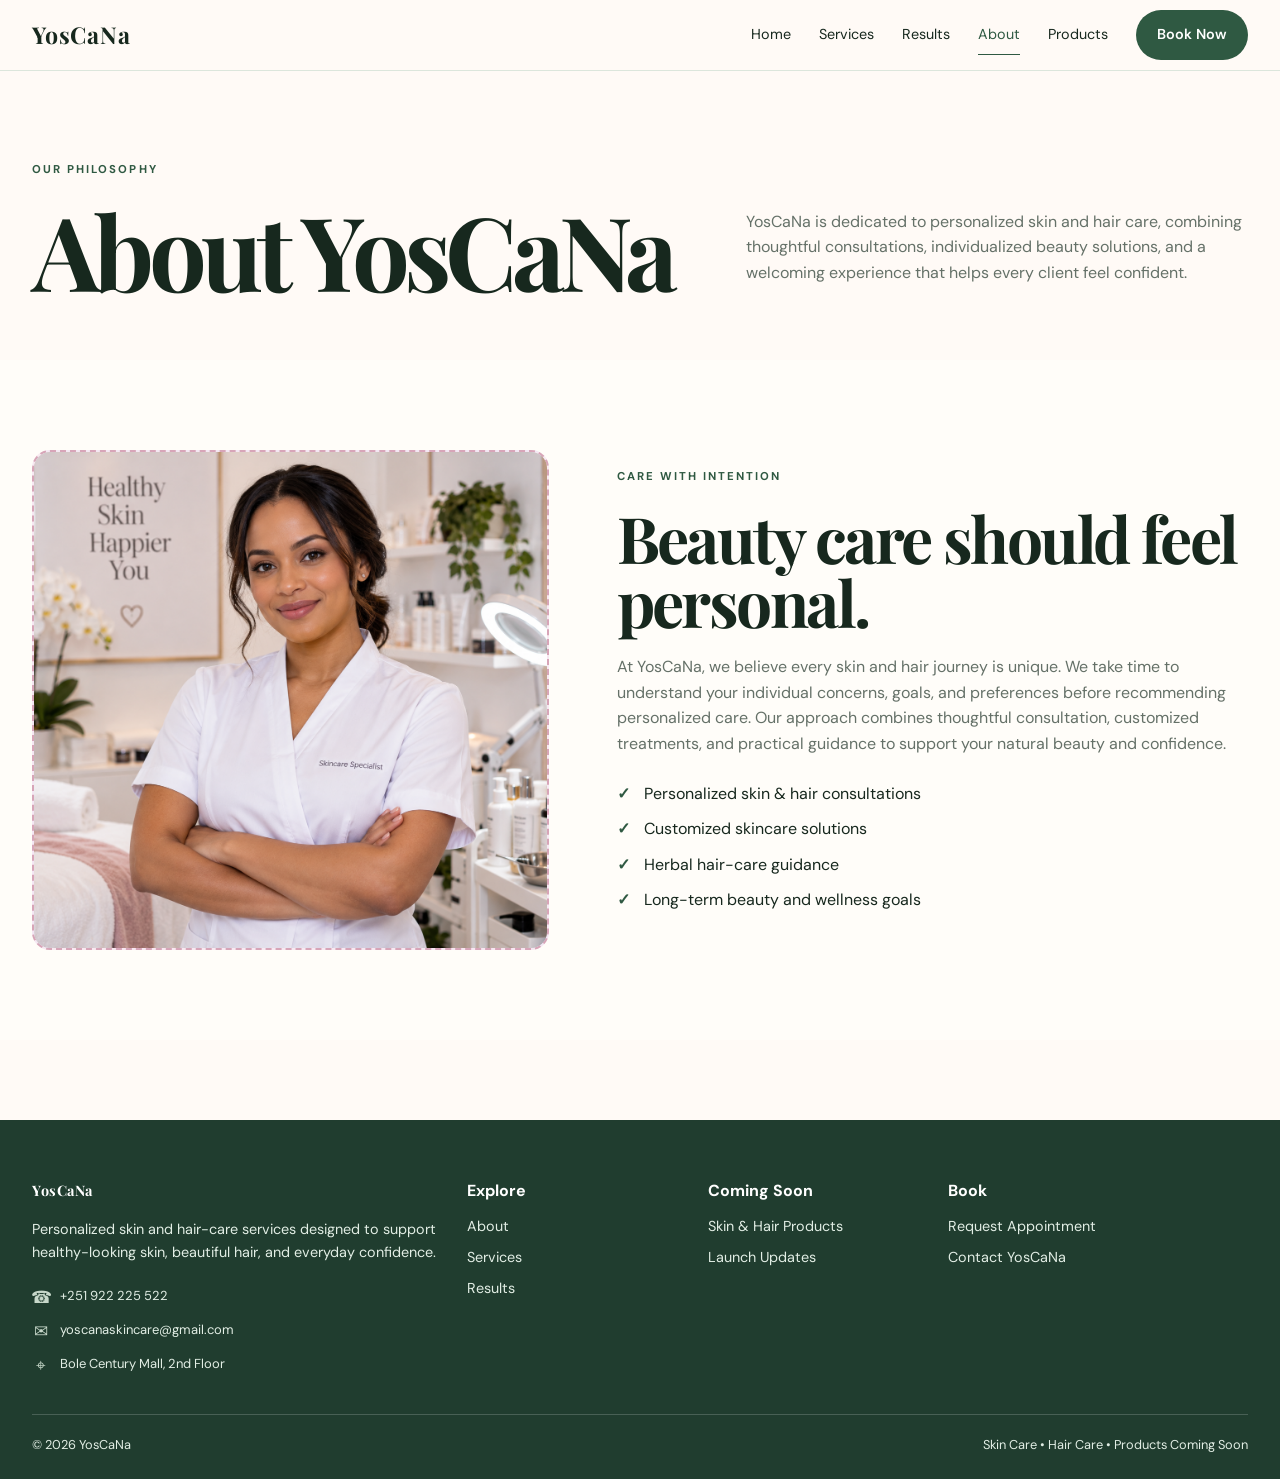
<file: html/about.html>
<!doctype html>
<html lang="en">

<head>
    <meta charset="utf-8">
    <meta name="viewport" content="width=device-width, initial-scale=1">

    <title>About YosCaNa | YosCaNa</title>

    <link rel="stylesheet" href="../css/style.css">
    <link rel="stylesheet" href="../css/about.css">
</head>

<body>

    <!-- =========================
         HEADER / NAVIGATION
    ========================== -->
    <header class="site-header">

        <div class="container navbar">

            <a class="logo" href="index.html">
                YosCaNa
            </a>

            <button class="menu-btn" aria-label="Open navigation">
                ☰
            </button>

            <nav class="nav-links">

                <a href="index.html">
                    Home
                </a>

                <a href="services.html">
                    Services
                </a>

                <a href="results.html">
                    Results
                </a>

                <a href="about.html"
                   class="active"
                   aria-current="page">
                    About
                </a>

                <a href="products.html">
                    Products
                </a>

                <a class="nav-cta" href="contact.html">
                    Book Now
                </a>

            </nav>

        </div>

    </header>


    <main>

        <!-- =========================
             ABOUT PAGE HERO
        ========================== -->
        <section class="page-hero">

            <div class="container page-hero-inner">

                <div>

                    <span class="eyebrow">
                        Our philosophy
                    </span>

                    <h1 class="page-title">
                        About YosCaNa
                    </h1>

                </div>


                <p>
                    YosCaNa is dedicated to personalized skin and
                    hair care, combining thoughtful consultations,
                    individualized beauty solutions, and a welcoming
                    experience that helps every client feel confident.
                </p>


            </div>

        </section>


        <!-- =========================
             PERSONALIZED CARE SECTION
        ========================== -->
        <section class="section alt">

            <div class="container personal-grid">

                <!-- SPECIALIST IMAGE -->
                <div class="portrait-box">

                    <img src="../images/about/specialist photo.png"
                         alt="YosCaNa studio">

                </div>


                <!-- ABOUT CONTENT -->
                <div class="personal-copy">


                    <span class="eyebrow">
                        CARE WITH INTENTION
                    </span>

                    <h2>
                        Beauty care should feel personal.
                    </h2>

                    <p>
                        At YosCaNa, we believe every skin and hair journey
                        is unique. We take time to understand your individual
                        concerns, goals, and preferences before recommending
                        personalized care. Our approach combines thoughtful
                        consultation, customized treatments, and practical
                        guidance to support your natural beauty and confidence.
                    </p>



                    <!-- CARE HIGHLIGHTS -->

                    <div class="checks">

                        <span>
                            Personalized skin &amp; hair consultations
                        </span>

                        <span>
                            Customized skincare solutions
                        </span>

                        <span>
                            Herbal hair-care guidance
                        </span>

                        <span>
                            Long-term beauty and wellness goals
                        </span>

                    </div>


                </div>

            </div>

        </section>

    </main>


    <!-- =========================
         FOOTER
    ========================== -->
    <footer class="site-footer">

        <div class="container">

            <div class="footer-grid">

                <!-- FOOTER BRAND -->
                <div class="footer-brand">

                    <a class="logo" href="index.html">
                        YosCaNa
                    </a>

                    <p>
                        Personalized skin and hair-care services
                        designed to support healthy-looking skin,
                        beautiful hair, and everyday confidence.
                    </p>


                    <div class="footer-contact">

                        <a href="tel:+251922225522"
                           class="footer-contact-item">
                            <span class="footer-contact-icon">
                                ☎
                            </span>

                            <span>
                                +251 922 225 522
                            </span>
                        </a>


                        <a href="mailto:yoscana@gmail.com"
                           class="footer-contact-item">
                            <span class="footer-contact-icon">
                                ✉
                            </span>

                            <span>
                                yoscanaskincare@gmail.com
                            </span>
                        </a>


                        <div class="footer-contact-item">

                            <span class="footer-contact-icon">
                                ⌖
                            </span>

                            <span>
                                Bole Century Mall, 2nd Floor
                            </span>

                        </div>

                    </div>

                </div>


                <!-- EXPLORE -->
                <div>

                    <h4>
                        Explore
                    </h4>

                    <div class="footer-links">

                        <a href="about.html">
                            About
                        </a>

                        <a href="services.html">
                            Services
                        </a>

                        <a href="results.html">
                            Results
                        </a>

                    </div>

                </div>


                <!-- COMING SOON -->
                <div>

                    <h4>
                        Coming Soon
                    </h4>

                    <div class="footer-links">

                        <a href="products.html">
                            Skin &amp; Hair Products
                        </a>

                        <a href="products.html">
                            Launch Updates
                        </a>

                    </div>

                </div>


                <!-- BOOK -->
                <div>

                    <h4>
                        Book
                    </h4>

                    <div class="footer-links">

                        <a href="contact.html">
                            Request Appointment
                        </a>

                        <a href="contact.html">
                            Contact YosCaNa
                        </a>

                    </div>

                </div>

            </div>


            <!-- FOOTER BOTTOM -->
            <div class="footer-bottom">

                <span>
                    © <span data-year></span> YosCaNa
                </span>

                <span>
                    Skin Care • Hair Care • Products Coming Soon
                </span>

            </div>

        </div>

    </footer>


    <!-- =========================
         JAVASCRIPT
    ========================== -->
    <script src="../js/main.js"></script>

</body>

</html>
</file>
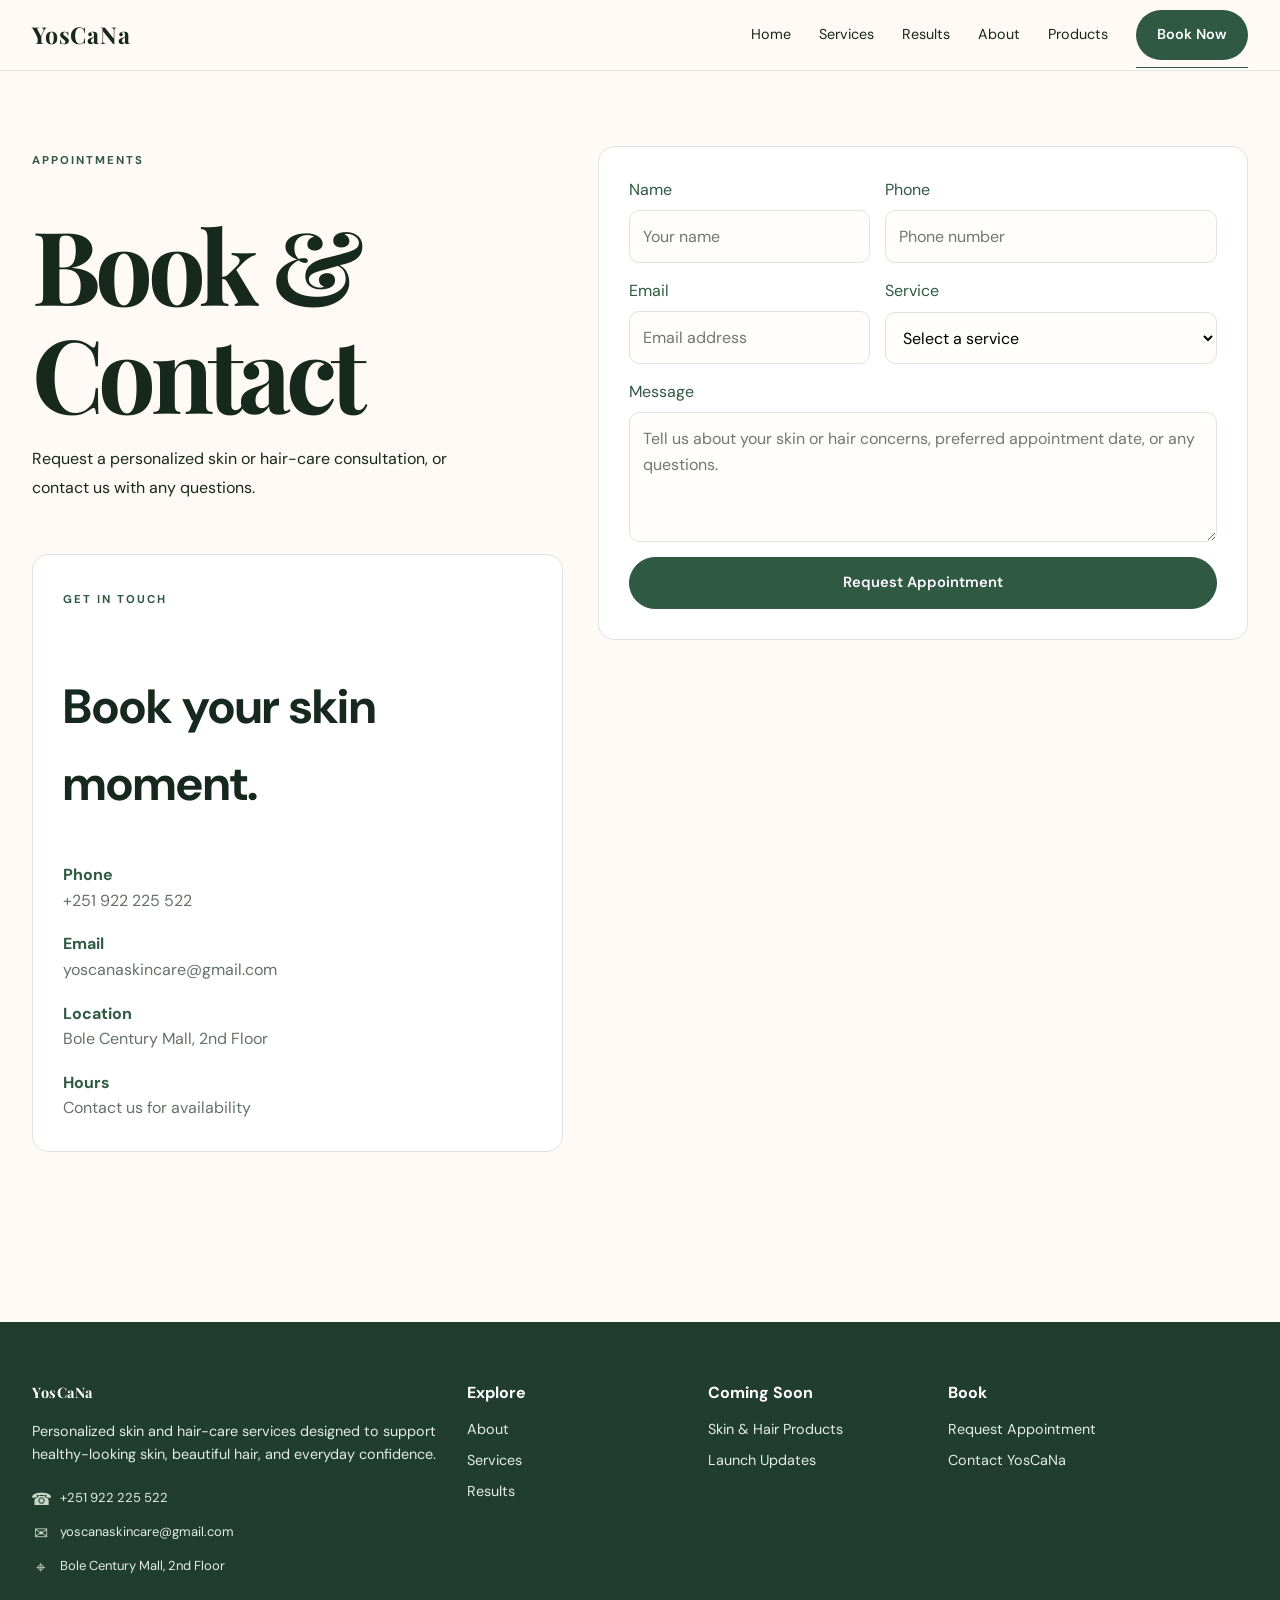
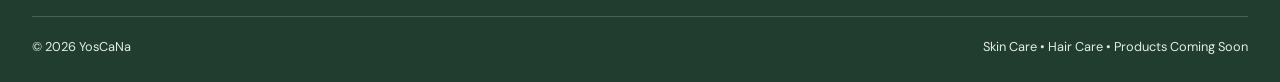
<file: html/contact.html>
<!doctype html>
<html lang="en">

<head>
    <meta charset="utf-8">
    <meta name="viewport" content="width=device-width, initial-scale=1">

    <title>Book & Contact | YosCaNa</title>

    <link rel="stylesheet" href="../css/style.css">
    <link rel="stylesheet" href="../css/contact.css">
</head>

<body>

    <!-- =========================
         HEADER / NAVIGATION
    ========================== -->
    <header class="site-header">

        <div class="container navbar">

            <a class="logo" href="index.html">
                YosCaNa
            </a>

            <button class="menu-btn" aria-label="Open navigation">
                ☰
            </button>

            <nav class="nav-links">

                <a href="index.html">
                    Home
                </a>

                <a href="services.html">
                    Services
                </a>

                <a href="results.html">
                    Results
                </a>

                <a href="about.html">
                    About
                </a>

                <a href="products.html">
                    Products
                </a>

                <a class="nav-cta active"
                   href="contact.html"
                   aria-current="page">
                    Book Now
                </a>

            </nav>

        </div>

    </header>



    <main>

        <!-- =========================
             CONTACT PAGE LAYOUT
        ========================== -->
        <section class="contact-booking-section">

            <div class="container contact-booking-grid">

                <!-- LEFT SIDE: HEADING AND CONTACT INFO -->
                <div class="contact-booking-left">

                    <div class="contact-heading">

                        <span class="eyebrow">
                            Appointments
                        </span>

                        <h1 class="page-title">
                            Book &amp; Contact
                        </h1>


                        <p>
                            Request a personalized skin or hair-care
                            consultation, or contact us with any questions.
                        </p>


                    </div>


                    <!-- CONTACT INFORMATION -->
                    <div class="contact-card">

                        <span class="eyebrow">
                            Get in touch
                        </span>

                        <h2 style="font-size: 3rem;">
                            Book your skin moment.
                        </h2>


                        <div class="contact-list">

                            <div>
                                <strong>Phone</strong>
                                <span>+251 922 225 522</span>
                            </div>

                            <div>
                                <strong>Email</strong>
                                <span>yoscanaskincare@gmail.com</span>
                            </div>

                            <div>
                                <strong>Location</strong>
                                <span>Bole Century Mall, 2nd Floor</span>
                            </div>

                            <div>
                                <strong>Hours</strong>
                                <span>Contact us for availability</span>
                            </div>

                        </div>


                    </div>

                </div>


                <!-- RIGHT SIDE: APPOINTMENT FORM -->
                <div class="form-card">

                    <form class="form-grid">

                        <div class="field">
                            <label>Name</label>
                            <input type="text"
                                   placeholder="Your name">
                        </div>

                        <div class="field">
                            <label>Phone</label>
                            <input type="tel"
                                   placeholder="Phone number">
                        </div>

                        <div class="field">
                            <label>Email</label>
                            <input type="email"
                                   placeholder="Email address">
                        </div>


                        <div class="field">

                            <label>Service</label>

                            <select>
                                <option value="" selected disabled>
                                    Select a service
                                </option>

                                <optgroup label="Skin Care">

                                    <option value="Melasma & Hyperpigmentation Care">
                                        Melasma &amp; Hyperpigmentation Care
                                    </option>

                                    <option value="Acne & Acne Scar Care">
                                        Acne &amp; Acne Scar Care
                                    </option>

                                    <option value="Dark Spots & Aging Skin Care">
                                        Dark Spots &amp; Aging Skin Care
                                    </option>

                                    <option value="Rosacea & Sensitive Skin Care">
                                        Rosacea &amp; Sensitive Skin Care
                                    </option>

                                    <option value="Skin Barrier Care">
                                        Skin Barrier Care
                                    </option>

                                </optgroup>

                                <optgroup label="Hair Care">

                                    <option value="Hair Porosity Assessment">
                                        Hair Porosity Assessment
                                    </option>

                                    <option value="Herbal Hair Care">
                                        Herbal Hair Care
                                    </option>

                                    <option value="Customized Hair Oil Blends">
                                        Customized Hair Oil Blends
                                    </option>

                                </optgroup>

                                <option value="General Consultation">
                                    General Consultation
                                </option>

                            </select>

                        </div>


                        <div class="field full">
                            <label>Message</label>

<textarea placeholder="Tell us about your skin or hair concerns, preferred appointment date, or any questions."></textarea>

                        </div>

                        <div class="field full">
                            <button class="btn btn-primary"
                                    type="button">
                                Request Appointment
                            </button>
                        </div>

                    </form>

                </div>

            </div>

        </section>

    </main>



    <!-- =========================
         FOOTER
    ========================== -->
    <footer class="site-footer">

        <div class="container">

            <div class="footer-grid">

                <!-- FOOTER BRAND -->
                <div class="footer-brand">

                    <a class="logo" href="index.html">
                        YosCaNa
                    </a>

                    <p>
                        Personalized skin and hair-care services
                        designed to support healthy-looking skin,
                        beautiful hair, and everyday confidence.
                    </p>


                    <div class="footer-contact">

                        <a href="tel:+251922225522"
                           class="footer-contact-item">
                            <span class="footer-contact-icon">
                                ☎
                            </span>

                            <span>
                                +251 922 225 522
                            </span>
                        </a>


                        <a href="mailto:yoscana@gmail.com"
                           class="footer-contact-item">
                            <span class="footer-contact-icon">
                                ✉
                            </span>

                            <span>
                                yoscanaskincare@gmail.com
                            </span>
                        </a>


                        <div class="footer-contact-item">

                            <span class="footer-contact-icon">
                                ⌖
                            </span>

                            <span>
                                Bole Century Mall, 2nd Floor
                            </span>

                        </div>

                    </div>

                </div>


                <!-- EXPLORE -->
                <div>

                    <h4>
                        Explore
                    </h4>

                    <div class="footer-links">

                        <a href="about.html">
                            About
                        </a>

                        <a href="services.html">
                            Services
                        </a>

                        <a href="results.html">
                            Results
                        </a>

                    </div>

                </div>


                <!-- COMING SOON -->
                <div>

                    <h4>
                        Coming Soon
                    </h4>

                    <div class="footer-links">

                        <a href="products.html">
                            Skin &amp; Hair Products
                        </a>

                        <a href="products.html">
                            Launch Updates
                        </a>

                    </div>

                </div>


                <!-- BOOK -->
                <div>

                    <h4>
                        Book
                    </h4>

                    <div class="footer-links">

                        <a href="contact.html">
                            Request Appointment
                        </a>

                        <a href="contact.html">
                            Contact YosCaNa
                        </a>

                    </div>

                </div>

            </div>


            <!-- FOOTER BOTTOM -->
            <div class="footer-bottom">

                <span>
                    © <span data-year></span> YosCaNa
                </span>

                <span>
                    Skin Care • Hair Care • Products Coming Soon
                </span>

            </div>

        </div>

    </footer>


    <!-- =========================
         JAVASCRIPT
    ========================== -->
    <script src="../js/main.js"></script>

</body>

</html>
</file>
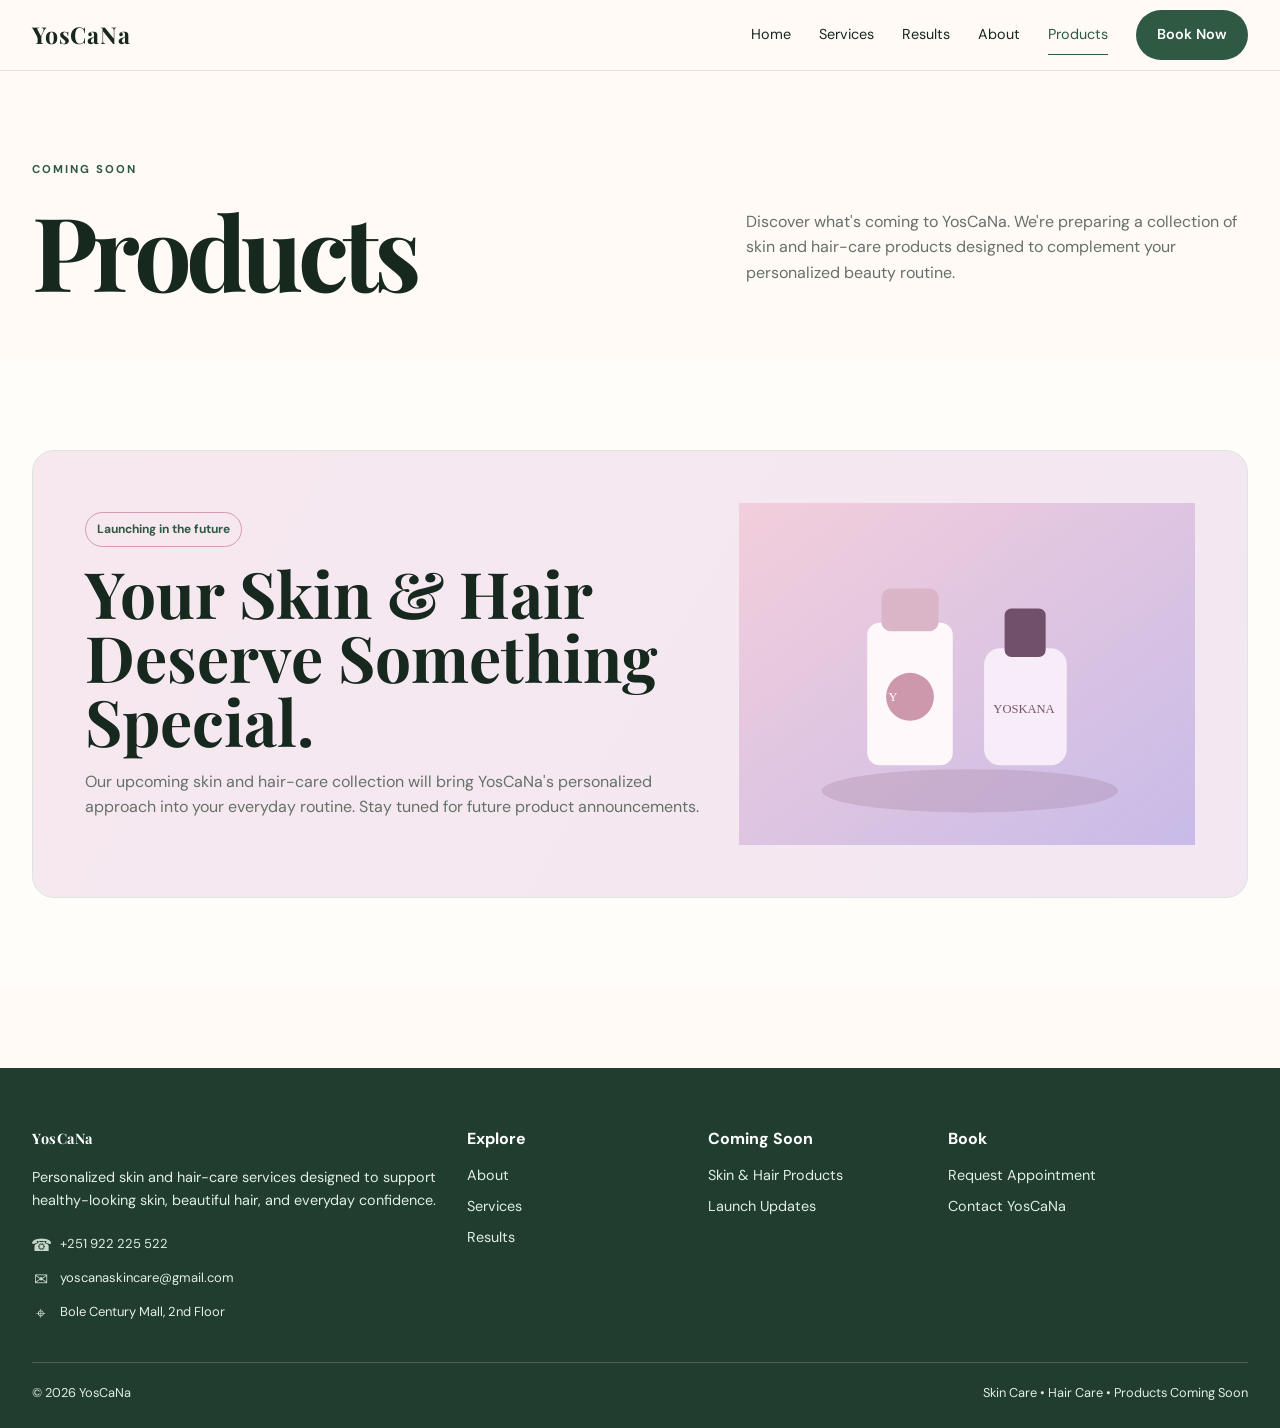
<file: html/products.html>
<!doctype html>
<html lang="en">

<head>
    <meta charset="utf-8">
    <meta name="viewport" content="width=device-width, initial-scale=1">

    <title>Products | YosCaNa</title>

    <link rel="stylesheet" href="../css/style.css">
    <link rel="stylesheet" href="../css/products.css">
</head>

<body>

    <!-- =========================
         HEADER / NAVIGATION
    ========================== -->
    <header class="site-header">

        <div class="container navbar">

            <a class="logo" href="index.html">
                YosCaNa
            </a>

            <button class="menu-btn" aria-label="Open navigation">
                ☰
            </button>

            <nav class="nav-links">

                <a href="index.html">
                    Home
                </a>

                <a href="services.html">
                    Services
                </a>

                <a href="results.html">
                    Results
                </a>

                <a href="about.html">
                    About
                </a>

                <a href="products.html"
                   class="active"
                   aria-current="page">
                    Products
                </a>

                <a class="nav-cta" href="contact.html">
                    Book Now
                </a>

            </nav>

        </div>

    </header>


    <main>

        <!-- =========================
             PRODUCTS PAGE HERO
        ========================== -->
        <section class="page-hero">

            <div class="container page-hero-inner">

                <div>

                    <span class="eyebrow">
                        Coming soon
                    </span>

                    <h1 class="page-title">
                        Products
                    </h1>

                </div>


                <p>
                    Discover what's coming to YosCaNa.
                    We're preparing a collection of skin and
                    hair-care products designed to complement
                    your personalized beauty routine.
                </p>


            </div>

        </section>


        <!-- =========================
             PRODUCTS COMING SOON
        ========================== -->
        <section class="section alt">

            <div class="container">

                <div class="future-banner">

                    <div>

                        <span class="future-badge">
                            Launching in the future
                        </span>


                        <h2>
                            Your Skin &amp; Hair Deserve Something Special.
                        </h2>



                        <p>
                            Our upcoming skin and hair-care collection
                            will bring YosCaNa's personalized approach
                            into your everyday routine. Stay tuned
                            for future product announcements.
                        </p>


                    </div>

                    <img src="../images/products-coming.svg"
                         alt="Products coming soon">

                </div>

            </div>

        </section>

    </main>


    <!-- =========================
         FOOTER
    ========================== -->
    <footer class="site-footer">

        <div class="container">

            <div class="footer-grid">

                <!-- FOOTER BRAND -->
                <div class="footer-brand">

                    <a class="logo" href="index.html">
                        YosCaNa
                    </a>

                    <p>
                        Personalized skin and hair-care services
                        designed to support healthy-looking skin,
                        beautiful hair, and everyday confidence.
                    </p>


                    <div class="footer-contact">

                        <a href="tel:+251922225522"
                           class="footer-contact-item">
                            <span class="footer-contact-icon">
                                ☎
                            </span>

                            <span>
                                +251 922 225 522
                            </span>
                        </a>


                        <a href="mailto:yoscana@gmail.com"
                           class="footer-contact-item">
                            <span class="footer-contact-icon">
                                ✉
                            </span>

                            <span>
                                yoscanaskincare@gmail.com
                            </span>
                        </a>


                        <div class="footer-contact-item">

                            <span class="footer-contact-icon">
                                ⌖
                            </span>

                            <span>
                                Bole Century Mall, 2nd Floor
                            </span>

                        </div>

                    </div>

                </div>


                <!-- EXPLORE -->
                <div>

                    <h4>
                        Explore
                    </h4>

                    <div class="footer-links">

                        <a href="about.html">
                            About
                        </a>

                        <a href="services.html">
                            Services
                        </a>

                        <a href="results.html">
                            Results
                        </a>

                    </div>

                </div>


                <!-- COMING SOON -->
                <div>

                    <h4>
                        Coming Soon
                    </h4>

                    <div class="footer-links">

                        <a href="products.html">
                            Skin &amp; Hair Products
                        </a>

                        <a href="products.html">
                            Launch Updates
                        </a>

                    </div>

                </div>


                <!-- BOOK -->
                <div>

                    <h4>
                        Book
                    </h4>

                    <div class="footer-links">

                        <a href="contact.html">
                            Request Appointment
                        </a>

                        <a href="contact.html">
                            Contact YosCaNa
                        </a>

                    </div>

                </div>

            </div>


            <!-- FOOTER BOTTOM -->
            <div class="footer-bottom">

                <span>
                    © <span data-year></span> YosCaNa
                </span>

                <span>
                    Skin Care • Hair Care • Products Coming Soon
                </span>

            </div>

        </div>

    </footer>


    <!-- =========================
         JAVASCRIPT
    ========================== -->
    <script src="../js/main.js"></script>

</body>

</html>
</file>
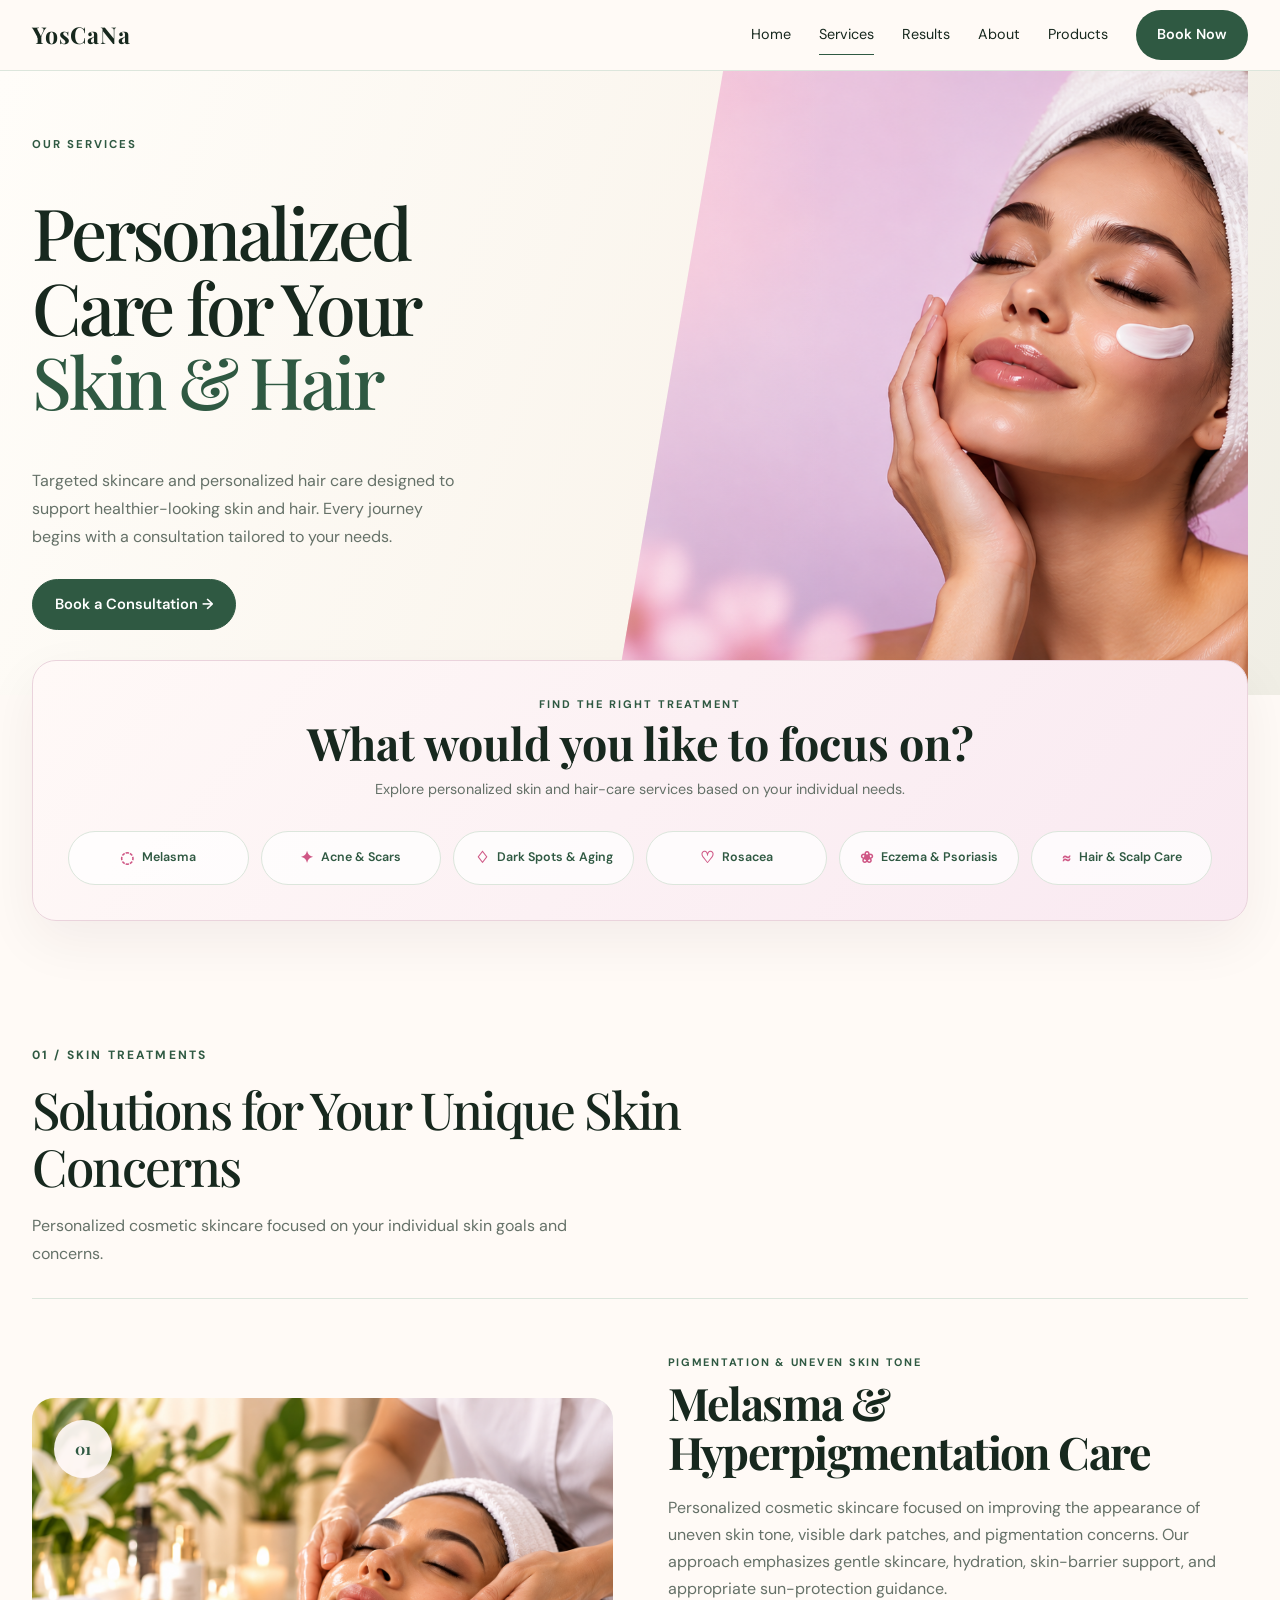
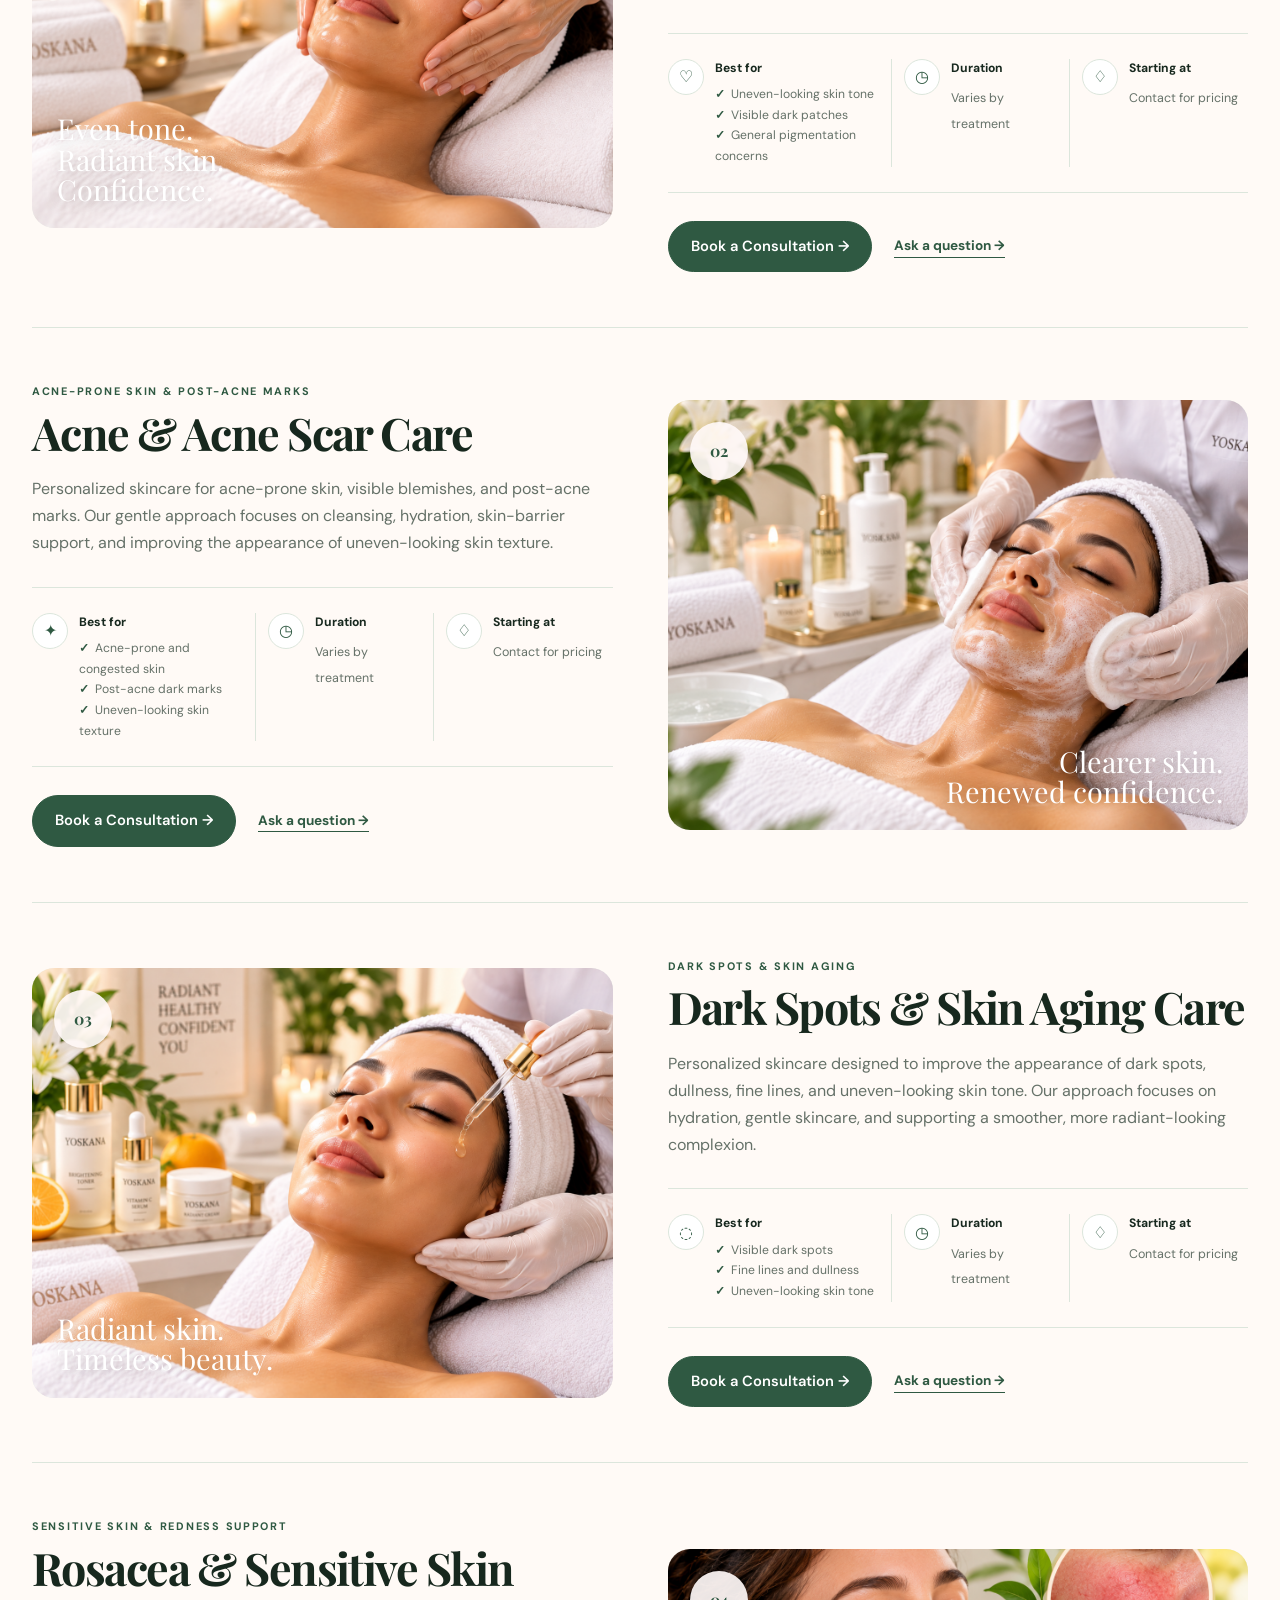
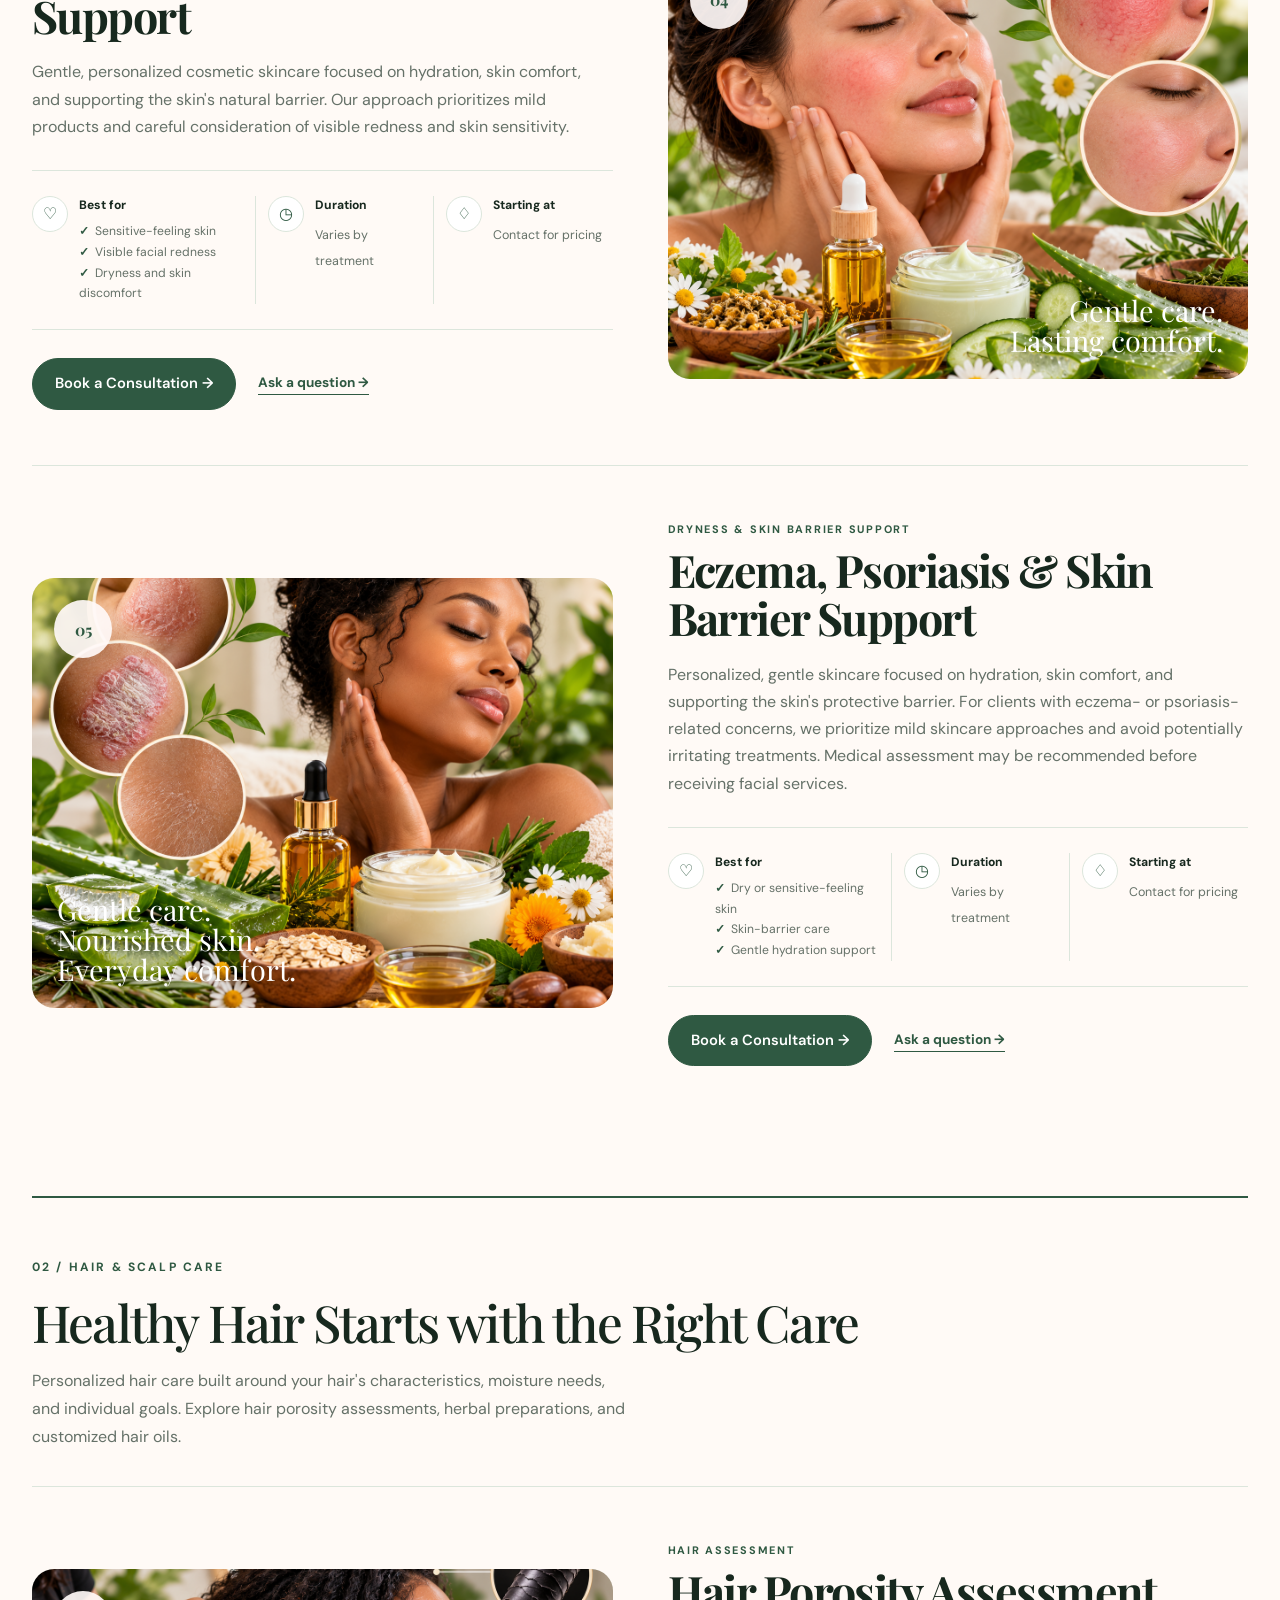
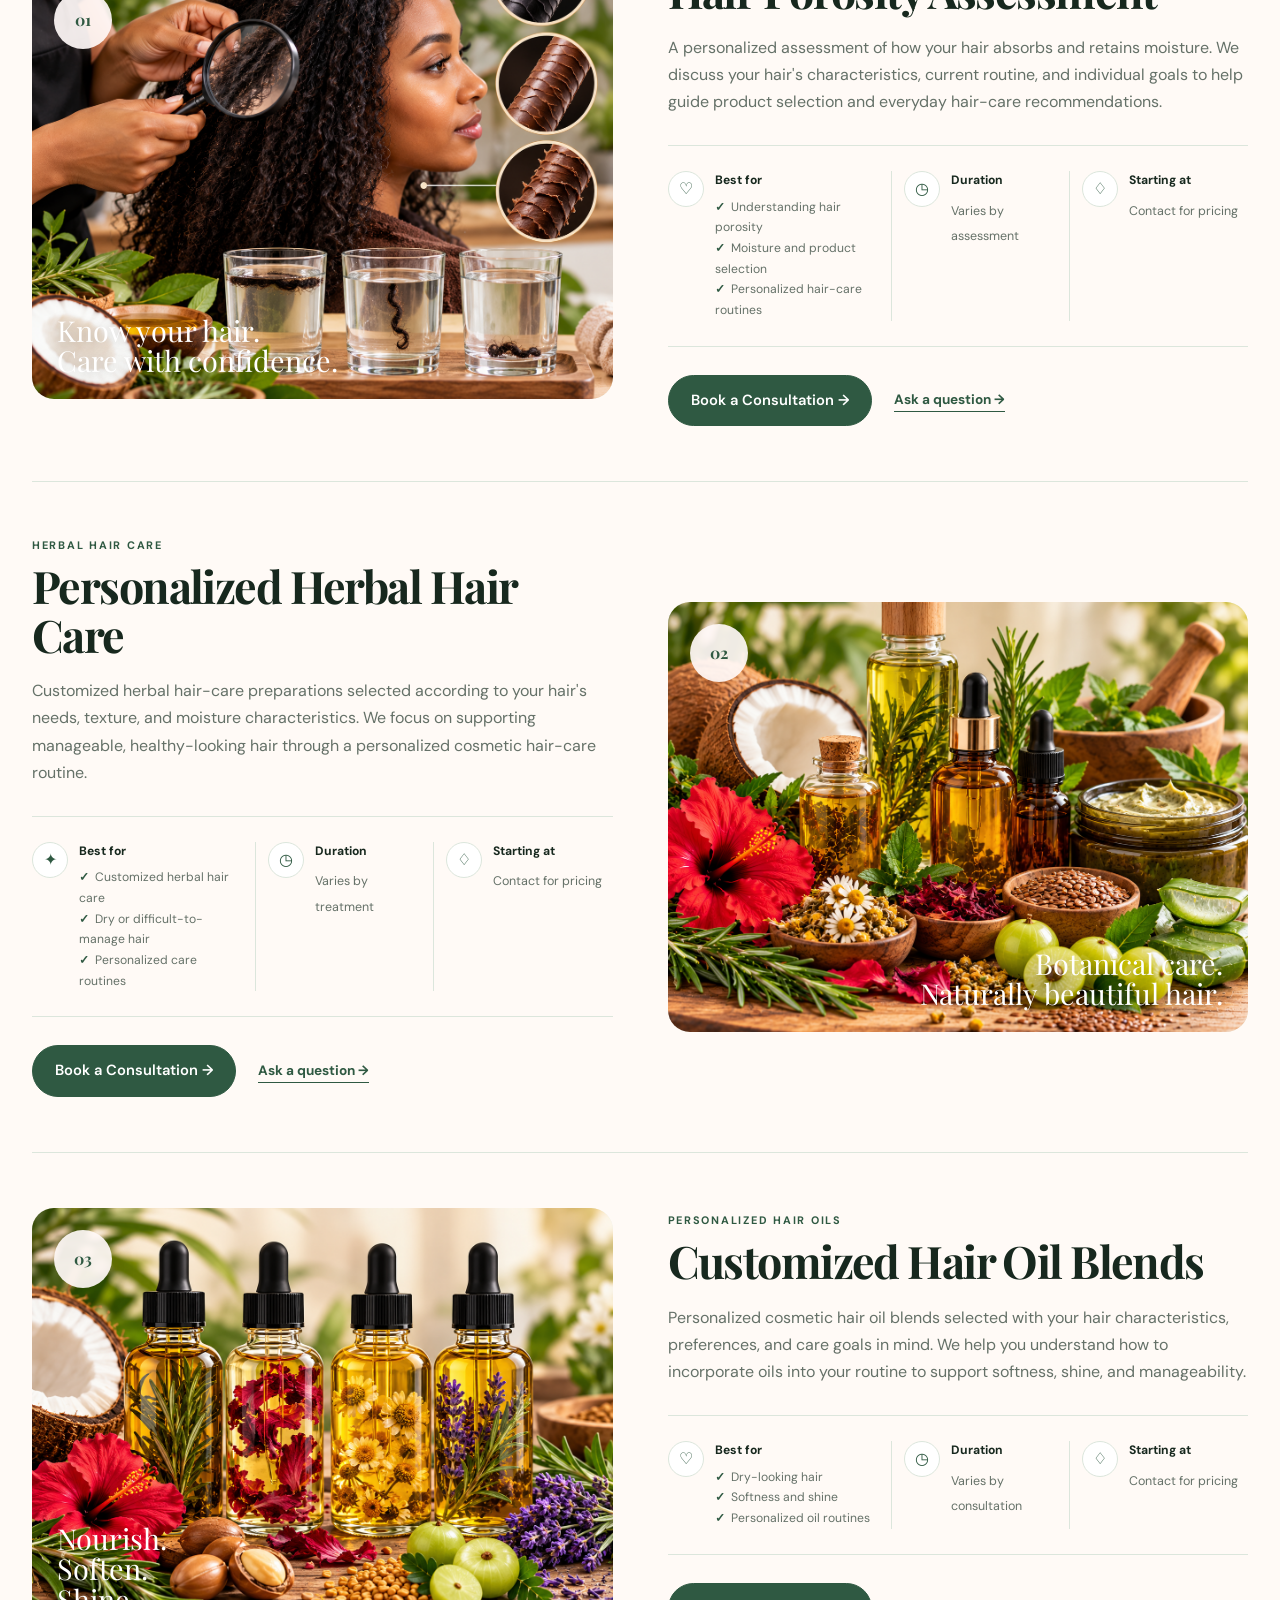
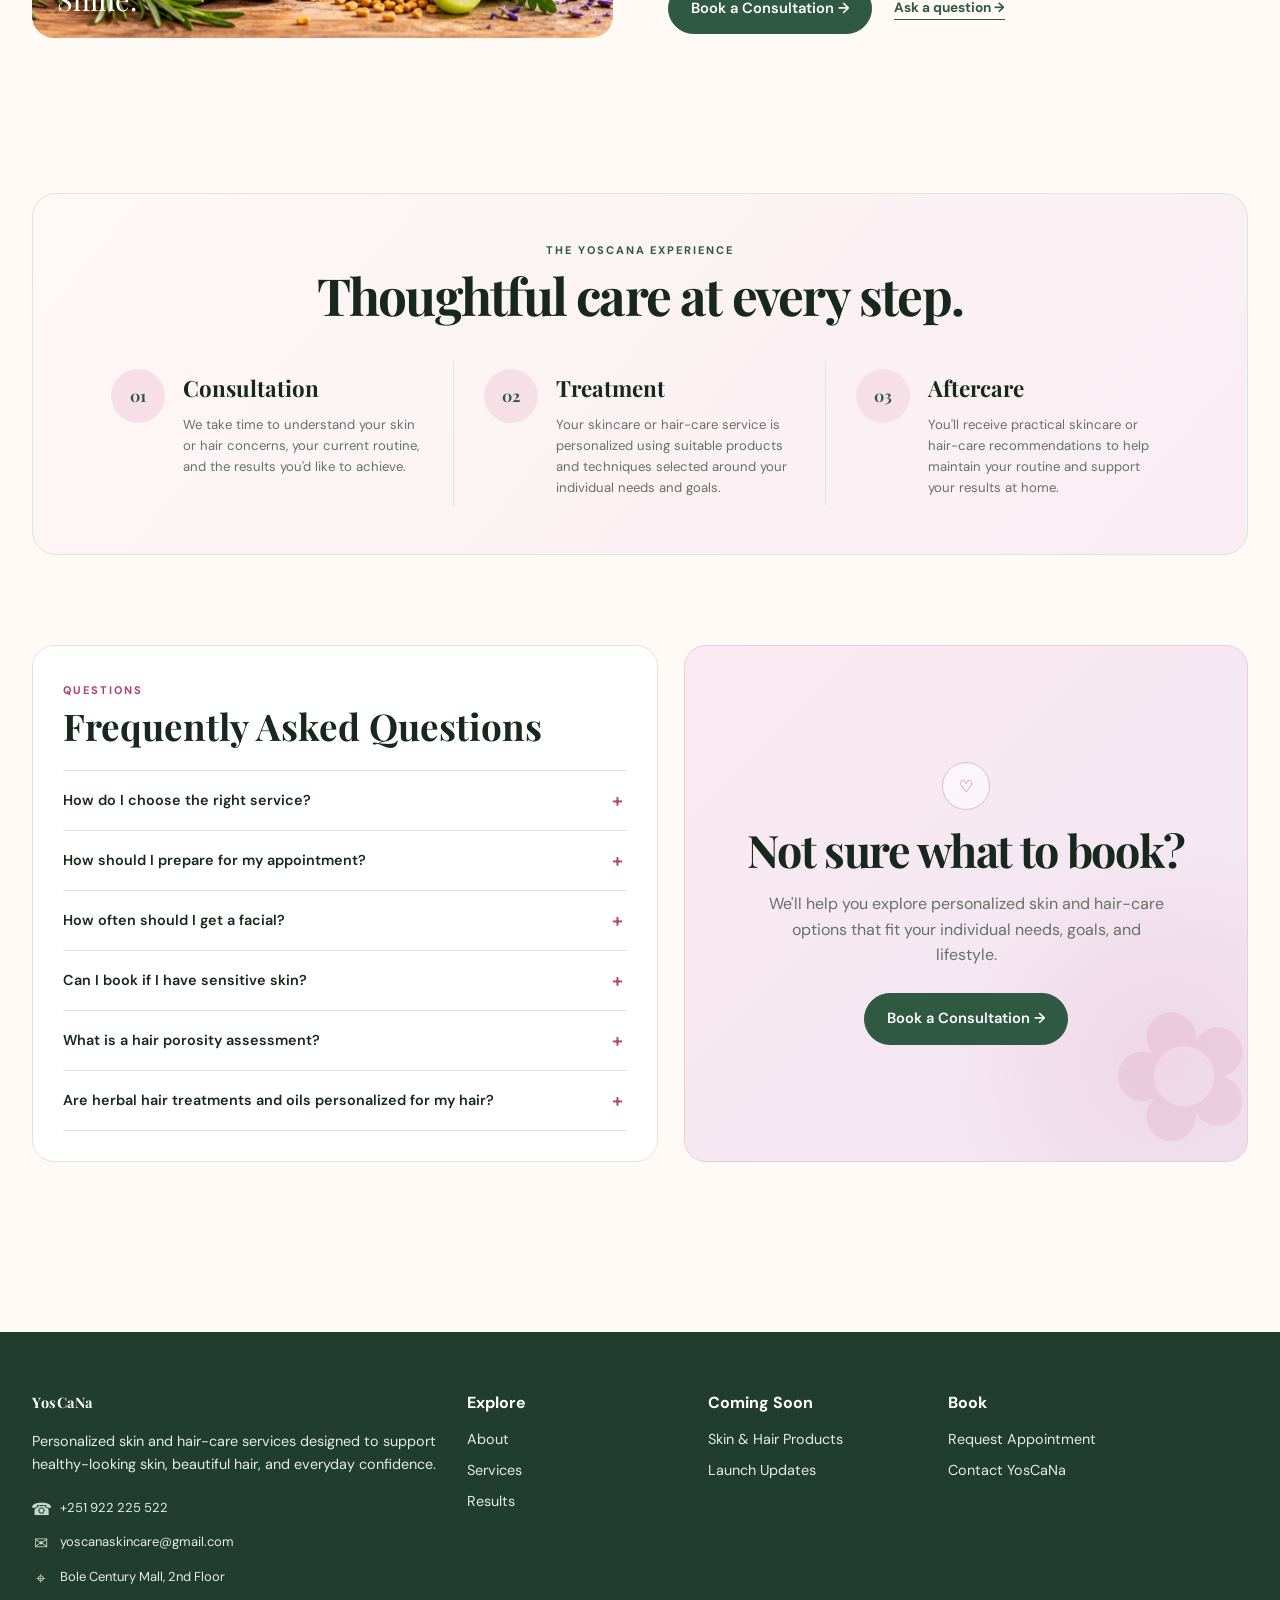
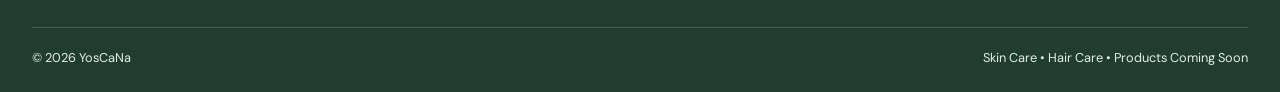
<file: html/services.html>
<!doctype html>
<html lang="en">

<head>
    <meta charset="utf-8">
    <meta name="viewport" content="width=device-width, initial-scale=1">


    <title>Skin &amp; Hair Care Services | YosCaNa</title>

    <meta name="description"
          content="Explore personalized skincare and hair-care services at YosCaNa, including cosmetic care for pigmentation, acne-prone skin, sensitive skin, hair porosity assessment, herbal preparations, and customized hair oils.">


    <link rel="stylesheet" href="../css/style.css">
</head>


<body>


    <!-- =========================================================
         HEADER
    ========================================================= -->

    <header class="site-header">

        <div class="container navbar">

            <a class="logo" href="index.html">
                YosCaNa
            </a>

            <button class="menu-btn"
                    aria-label="Open navigation">
                ☰
            </button>

            <nav class="nav-links">

                <a href="index.html">
                    Home
                </a>

                <a class="active"
                   href="services.html">
                    Services
                </a>

                <a href="results.html">
                    Results
                </a>

                <a href="about.html">
                    About
                </a>

                <a href="products.html">
                    Products
                </a>

                <a class="nav-cta"
                   href="contact.html">
                    Book Now
                </a>

            </nav>

        </div>

    </header>



    <main>


        <!-- =========================================================
         SERVICES HERO
    ========================================================= -->
        <!-- SERVICES HERO -->
        <section class="services-hero services-hero-green">
            <div class="container services-hero-grid">

                <div class="services-hero-copy">
                    <span class="eyebrow">OUR SERVICES</span>

                    <h1>
                        Personalized<br>
                        Care for Your<br>
                        <span class="hero-green-highlight">Skin &amp; Hair</span>
                    </h1>

                    <p>
                        Targeted skincare and personalized hair care
                        designed to support healthier-looking skin
                        and hair. Every journey begins with a
                        consultation tailored to your needs.
                    </p>

                    <a href="contact.html" class="btn btn-primary">
                        Book a Consultation →
                    </a>
                </div>

                <div class="services-hero-image">
                    <img src="../images/home/hero-yoskana.png"
                         alt="Personalized skincare treatment at YosCaNa">
                </div>

            </div>
        </section>




        <!-- =========================================================
         FIND THE RIGHT TREATMENT
    ========================================================= -->

        <section class="treatment-focus-section">

            <div class="container">

                <div class="treatment-focus-box">

                    <div class="section-kicker">
                        Find the right treatment
                    </div>

                    <h2>
                        What would you like to focus on?
                    </h2>


                    <p>
                        Explore personalized skin and hair-care
                        services based on your individual needs.
                    </p>




                    <div class="treatment-focus-options">

                        <a href="#melasma-care">
                            <span>◌</span>
                            Melasma
                        </a>

                        <a href="#acne-care">
                            <span>✦</span>
                            Acne &amp; Scars
                        </a>

                        <a href="#dark-spots-aging">
                            <span>♢</span>
                            Dark Spots &amp; Aging
                        </a>

                        <a href="#rosacea-care">
                            <span>♡</span>
                            Rosacea
                        </a>

                        <a href="#skin-barrier-care">
                            <span>❀</span>
                            Eczema &amp; Psoriasis
                        </a>

                        <a href="#hair-care">
                            <span>≈</span>
                            Hair &amp; Scalp Care
                        </a>

                    </div>


                </div>

            </div>

        </section>



        <!-- =========================================================
         TREATMENTS
    ========================================================= -->

        <section class="services-treatment-section" id="skin-treatments">

            <div class="container">

                <div class="services-category-heading">
                    <span class="services-category-label">
                        01 / SKIN TREATMENTS
                    </span>

                    <h2>
                        Solutions for Your Unique Skin Concerns
                    </h2>

                    <p>
                        Personalized cosmetic skincare focused on
                        your individual skin goals and concerns.
                    </p>
                </div>

                <!-- =================================================
                 SERVICE 01
            ================================================== -->

                <article id="melasma-care"
                         class="treatment-row">


                    <!-- IMAGE -->

                    <div class="treatment-image">

                        <img src="../images/home/signature-facial.png"
                             alt="Personalized facial skincare treatment">

                        <div class="treatment-number">
                            01
                        </div>

                        <div class="treatment-image-copy">
                            Even tone.<br>
                            Radiant skin.<br>
                            Confidence.
                        </div>

                    </div>


                    <!-- CONTENT -->

                    <div class="treatment-content">


                        <span class="treatment-kicker">
                            Pigmentation & Uneven Skin Tone
                        </span>

                        <h2>
                            Melasma & Hyperpigmentation Care
                        </h2>

                        <p class="treatment-description">
                            Personalized cosmetic skincare focused on
                            improving the appearance of uneven skin tone,
                            visible dark patches, and pigmentation concerns.
                            Our approach emphasizes gentle skincare,
                            hydration, skin-barrier support, and
                            appropriate sun-protection guidance.
                        </p>



                        <div class="treatment-details">


                            <!-- BEST FOR -->

                            <div class="treatment-detail">

                                <div class="detail-icon">
                                    ♡
                                </div>

                                <div>

                                    <strong>
                                        Best for
                                    </strong>

                                    <ul>
                                        <li>Uneven-looking skin tone</li>
                                        <li>Visible dark patches</li>
                                        <li>General pigmentation concerns</li>
                                    </ul>

                                </div>

                            </div>


                            <!-- DURATION -->

                            <div class="treatment-detail compact-detail">

                                <div class="detail-icon">
                                    ◷
                                </div>

                                <div>

                                    <strong>
                                        Duration
                                    </strong>

                                    <span>
                                        Varies by treatment
                                    </span>

                                </div>

                            </div>


                            <!-- PRICE -->

                            <div class="treatment-detail compact-detail">

                                <div class="detail-icon">
                                    ♢
                                </div>

                                <div>

                                    <strong>
                                        Starting at
                                    </strong>

                                    <span>
                                        Contact for pricing
                                    </span>

                                </div>

                            </div>


                        </div>


                        <div class="treatment-actions">

                            <a href="contact.html"
                               class="btn btn-primary">
                                Book a Consultation →
                            </a>

                            <a href="contact.html"
                               class="treatment-text-link">
                                Ask a question →
                            </a>

                        </div>

                    </div>

                </article>



                <!-- =================================================
                 SERVICE 02
            ================================================== -->

                <article id="acne-care"
                         class="treatment-row treatment-row-reverse">


                    <!-- IMAGE -->

                    <div class="treatment-image">

                        <img src="../images/home/deep-cleansing.png"
                             alt="Personalized facial care for acne-prone skin">

                        <div class="treatment-number">
                            02
                        </div>

                        <div class="treatment-image-copy right-copy">
                            Clearer skin.<br>
                            Renewed confidence.
                        </div>

                    </div>


                    <!-- CONTENT -->

                    <div class="treatment-content">

                        <span class="treatment-kicker">
                            ACNE-PRONE SKIN & POST-ACNE MARKS
                        </span>

                        <h2>
                            Acne &amp; Acne Scar Care
                        </h2>

                        <p class="treatment-description">
                            Personalized skincare for acne-prone skin,
                            visible blemishes, and post-acne marks.
                            Our gentle approach focuses on cleansing,
                            hydration, skin-barrier support, and
                            improving the appearance of uneven-looking
                            skin texture.
                        </p>



                        <div class="treatment-details">


                            <div class="treatment-detail">

                                <div class="detail-icon">
                                    ✦
                                </div>

                                <div>

                                    <strong>
                                        Best for
                                    </strong>

                                    <ul>
                                        <li>Acne-prone and congested skin</li>
                                        <li>Post-acne dark marks</li>
                                        <li>Uneven-looking skin texture</li>
                                    </ul>

                                </div>

                            </div>


                            <div class="treatment-detail compact-detail">

                                <div class="detail-icon">
                                    ◷
                                </div>

                                <div>

                                    <strong>
                                        Duration
                                    </strong>

                                    <span>
                                        Varies by treatment
                                    </span>

                                </div>

                            </div>


                            <div class="treatment-detail compact-detail">

                                <div class="detail-icon">
                                    ♢
                                </div>

                                <div>

                                    <strong>
                                        Starting at
                                    </strong>

                                    <span>
                                        Contact for pricing
                                    </span>

                                </div>

                            </div>


                        </div>


                        <div class="treatment-actions">

                            <a href="contact.html"
                               class="btn btn-primary">
                                Book a Consultation →
                            </a>

                            <a href="contact.html"
                               class="treatment-text-link">
                                Ask a question →
                            </a>

                        </div>

                    </div>

                </article>



                <!-- =================================================
                 SERVICE 03
            ================================================== -->


                <article id="dark-spots-aging"
                         class="treatment-row">



                    <!-- IMAGE -->

                    <div class="treatment-image">

                        <img src="../images/home/brightening-facial.png"
                             alt="Personalized facial care for dark spots and aging skin">

                        <div class="treatment-number">
                            03
                        </div>


                        <div class="treatment-image-copy">
                            Radiant skin.<br>
                            Timeless beauty.
                        </div>


                    </div>


                    <!-- CONTENT -->

                    <div class="treatment-content">


                        <span class="treatment-kicker">
                            DARK SPOTS & SKIN AGING
                        </span>

                        <h2>
                            Dark Spots &amp; Skin Aging Care
                        </h2>

                        <p class="treatment-description">
                            Personalized skincare designed to improve
                            the appearance of dark spots, dullness,
                            fine lines, and uneven-looking skin tone.
                            Our approach focuses on hydration,
                            gentle skincare, and supporting a
                            smoother, more radiant-looking complexion.
                        </p>



                        <div class="treatment-details">


                            <div class="treatment-detail">

                                <div class="detail-icon">
                                    ◌
                                </div>

                                <div>

                                    <strong>
                                        Best for
                                    </strong>


                                    <ul>
                                        <li>Visible dark spots</li>
                                        <li>Fine lines and dullness</li>
                                        <li>Uneven-looking skin tone</li>
                                    </ul>


                                </div>

                            </div>


                            <div class="treatment-detail compact-detail">

                                <div class="detail-icon">
                                    ◷
                                </div>

                                <div>

                                    <strong>
                                        Duration
                                    </strong>

                                    <span>
                                        Varies by treatment
                                    </span>

                                </div>

                            </div>


                            <div class="treatment-detail compact-detail">

                                <div class="detail-icon">
                                    ♢
                                </div>

                                <div>

                                    <strong>
                                        Starting at
                                    </strong>

                                    <span>
                                        Contact for pricing
                                    </span>

                                </div>

                            </div>


                        </div>


                        <div class="treatment-actions">

                            <a href="contact.html"
                               class="btn btn-primary">
                                Book a Consultation →
                            </a>

                            <a href="contact.html"
                               class="treatment-text-link">
                                Ask a question →
                            </a>

                        </div>

                    </div>

                </article>


                <!-- =================================================
                 SERVICE 04 — ROSACEA & SENSITIVE SKIN
            ================================================== -->

                <article id="rosacea-care"
                         class="treatment-row treatment-row-reverse">

                    <!-- IMAGE -->
                    <div class="treatment-image">

                        <img src="../images/services/Serene-Rosacea Skincare-Ritual.png"
                             alt="Gentle facial skincare consultation for sensitive skin">

                        <div class="treatment-number">
                            04
                        </div>

                        <div class="treatment-image-copy right-copy">
                            Gentle care.<br>
                            Lasting comfort.
                        </div>

                    </div>


                    <!-- CONTENT -->
                    <div class="treatment-content">

                        <span class="treatment-kicker">
                            SENSITIVE SKIN & REDNESS SUPPORT
                        </span>

                        <h2>
                            Rosacea &amp; Sensitive Skin Support
                        </h2>

                        <p class="treatment-description">
                            Gentle, personalized cosmetic skincare
                            focused on hydration, skin comfort,
                            and supporting the skin's natural barrier.
                            Our approach prioritizes mild products
                            and careful consideration of visible
                            redness and skin sensitivity.
                        </p>


                        <!-- TREATMENT DETAILS -->
                        <div class="treatment-details">

                            <!-- BEST FOR -->
                            <div class="treatment-detail">

                                <div class="detail-icon">
                                    ♡
                                </div>

                                <div>
                                    <strong>Best for</strong>

                                    <ul>
                                        <li>Sensitive-feeling skin</li>
                                        <li>Visible facial redness</li>
                                        <li>Dryness and skin discomfort</li>
                                    </ul>
                                </div>

                            </div>


                            <!-- DURATION -->
                            <div class="treatment-detail compact-detail">

                                <div class="detail-icon">
                                    ◷
                                </div>

                                <div>
                                    <strong>Duration</strong>

                                    <span>
                                        Varies by treatment
                                    </span>
                                </div>

                            </div>


                            <!-- PRICE -->
                            <div class="treatment-detail compact-detail">

                                <div class="detail-icon">
                                    ♢
                                </div>

                                <div>
                                    <strong>Starting at</strong>

                                    <span>
                                        Contact for pricing
                                    </span>
                                </div>

                            </div>

                        </div>


                        <!-- ACTIONS -->
                        <div class="treatment-actions">

                            <a href="contact.html"
                               class="btn btn-primary">
                                Book a Consultation →
                            </a>

                            <a href="contact.html"
                               class="treatment-text-link">
                                Ask a question →
                            </a>

                        </div>

                    </div>

                </article>

                <!-- =================================================
                 SERVICE 05 — ECZEMA, PSORIASIS & SKIN BARRIER
            ================================================== -->

                <article id="skin-barrier-care"
                         class="treatment-row">

                    <!-- IMAGE -->
                    <div class="treatment-image">

                        <img src="../images/services/Botanical-Ski-Care-Serenity.png"
                             alt="Gentle hydrating skincare treatment at YosCaNa">

                        <div class="treatment-number">
                            05
                        </div>

                        <div class="treatment-image-copy">
                            Gentle care.<br>
                            Nourished skin.<br>
                            Everyday comfort.
                        </div>

                    </div>


                    <!-- CONTENT -->
                    <div class="treatment-content">

                        <span class="treatment-kicker">
                            DRYNESS & SKIN BARRIER SUPPORT
                        </span>

                        <h2>
                            Eczema, Psoriasis &amp; Skin Barrier Support
                        </h2>

                        <p class="treatment-description">
                            Personalized, gentle skincare focused on
                            hydration, skin comfort, and supporting
                            the skin's protective barrier. For clients
                            with eczema- or psoriasis-related concerns,
                            we prioritize mild skincare approaches
                            and avoid potentially irritating treatments.
                            Medical assessment may be recommended
                            before receiving facial services.
                        </p>


                        <!-- TREATMENT DETAILS -->
                        <div class="treatment-details">

                            <!-- BEST FOR -->
                            <div class="treatment-detail">

                                <div class="detail-icon">
                                    ♡
                                </div>

                                <div>
                                    <strong>Best for</strong>

                                    <ul>
                                        <li>Dry or sensitive-feeling skin</li>
                                        <li>Skin-barrier care</li>
                                        <li>Gentle hydration support</li>
                                    </ul>
                                </div>

                            </div>


                            <!-- DURATION -->
                            <div class="treatment-detail compact-detail">

                                <div class="detail-icon">
                                    ◷
                                </div>

                                <div>
                                    <strong>Duration</strong>

                                    <span>
                                        Varies by treatment
                                    </span>
                                </div>

                            </div>


                            <!-- PRICE -->
                            <div class="treatment-detail compact-detail">

                                <div class="detail-icon">
                                    ♢
                                </div>

                                <div>
                                    <strong>Starting at</strong>

                                    <span>
                                        Contact for pricing
                                    </span>
                                </div>

                            </div>

                        </div>


                        <!-- ACTIONS -->
                        <div class="treatment-actions">

                            <a href="contact.html"
                               class="btn btn-primary">
                                Book a Consultation →
                            </a>

                            <a href="contact.html"
                               class="treatment-text-link">
                                Ask a question →
                            </a>

                        </div>

                    </div>

                </article>


            </div>

        </section>

        <!-- =========================================================
         HAIR & SCALP CARE
    ========================================================= -->

        <section class="services-treatment-section hair-care-section"
                 id="hair-care">

            <div class="container">

                <!-- HAIR CATEGORY HEADING -->
                <div class="services-category-heading hair-category-heading">

                    <span class="services-category-label">
                        02 / HAIR &amp; SCALP CARE
                    </span>

                    <h2>
                        Healthy Hair Starts with the Right Care
                    </h2>

                    <p>
                        Personalized hair care built around your
                        hair's characteristics, moisture needs,
                        and individual goals. Explore hair porosity
                        assessments, herbal preparations, and
                        customized hair oils.
                    </p>

                </div>


                <!-- =========================================
                 HAIR SERVICE 01
            ========================================== -->

                <article id="hair-porosity"
                         class="treatment-row">

                    <div class="treatment-image">

                        <img src="../images/services/Hair-Porosity-Assessment.png"
                             alt="Hair porosity consultation at YosCaNa">

                        <div class="treatment-number">
                            01
                        </div>

                        <div class="treatment-image-copy">
                            Know your hair.<br>
                            Care with confidence.
                        </div>

                    </div>


                    <div class="treatment-content">

                        <span class="treatment-kicker">
                            HAIR ASSESSMENT
                        </span>

                        <h2>
                            Hair Porosity Assessment
                        </h2>

                        <p class="treatment-description">
                            A personalized assessment of how your
                            hair absorbs and retains moisture.
                            We discuss your hair's characteristics,
                            current routine, and individual goals
                            to help guide product selection and
                            everyday hair-care recommendations.
                        </p>


                        <div class="treatment-details">

                            <div class="treatment-detail">

                                <div class="detail-icon">♡</div>

                                <div>
                                    <strong>Best for</strong>

                                    <ul>
                                        <li>Understanding hair porosity</li>
                                        <li>Moisture and product selection</li>
                                        <li>Personalized hair-care routines</li>
                                    </ul>
                                </div>

                            </div>


                            <div class="treatment-detail compact-detail">

                                <div class="detail-icon">◷</div>

                                <div>
                                    <strong>Duration</strong>
                                    <span>Varies by assessment</span>
                                </div>

                            </div>


                            <div class="treatment-detail compact-detail">

                                <div class="detail-icon">♢</div>

                                <div>
                                    <strong>Starting at</strong>
                                    <span>Contact for pricing</span>
                                </div>

                            </div>

                        </div>


                        <div class="treatment-actions">

                            <a href="contact.html"
                               class="btn btn-primary">
                                Book a Consultation →
                            </a>

                            <a href="contact.html"
                               class="treatment-text-link">
                                Ask a question →
                            </a>

                        </div>

                    </div>

                </article>


                <!-- =========================================
                 HAIR SERVICE 02
            ========================================== -->

                <article id="herbal-hair-care"
                         class="treatment-row treatment-row-reverse">

                    <div class="treatment-image">

                        <img src="../images/services/Herbal-Hair-Care.png"
                             alt="Personalized herbal hair care at YosCaNa">

                        <div class="treatment-number">
                            02
                        </div>

                        <div class="treatment-image-copy right-copy">
                            Botanical care.<br>
                            Naturally beautiful hair.
                        </div>

                    </div>


                    <div class="treatment-content">

                        <span class="treatment-kicker">
                            HERBAL HAIR CARE
                        </span>

                        <h2>
                            Personalized Herbal Hair Care
                        </h2>

                        <p class="treatment-description">
                            Customized herbal hair-care preparations
                            selected according to your hair's needs,
                            texture, and moisture characteristics.
                            We focus on supporting manageable,
                            healthy-looking hair through a
                            personalized cosmetic hair-care routine.
                        </p>


                        <div class="treatment-details">

                            <div class="treatment-detail">

                                <div class="detail-icon">✦</div>

                                <div>
                                    <strong>Best for</strong>

                                    <ul>
                                        <li>Customized herbal hair care</li>
                                        <li>Dry or difficult-to-manage hair</li>
                                        <li>Personalized care routines</li>
                                    </ul>
                                </div>

                            </div>


                            <div class="treatment-detail compact-detail">

                                <div class="detail-icon">◷</div>

                                <div>
                                    <strong>Duration</strong>
                                    <span>Varies by treatment</span>
                                </div>

                            </div>


                            <div class="treatment-detail compact-detail">

                                <div class="detail-icon">♢</div>

                                <div>
                                    <strong>Starting at</strong>
                                    <span>Contact for pricing</span>
                                </div>

                            </div>

                        </div>


                        <div class="treatment-actions">

                            <a href="contact.html"
                               class="btn btn-primary">
                                Book a Consultation →
                            </a>

                            <a href="contact.html"
                               class="treatment-text-link">
                                Ask a question →
                            </a>

                        </div>

                    </div>

                </article>


                <!-- =========================================
                 HAIR SERVICE 03
            ========================================== -->

                <article id="custom-hair-oils"
                         class="treatment-row">

                    <div class="treatment-image">

                        <img src="../images/services/Hair-Oil-Blends.png"
                             alt="Customized hair oil care at YosCaNa">

                        <div class="treatment-number">
                            03
                        </div>

                        <div class="treatment-image-copy">
                            Nourish.<br>
                            Soften.<br>
                            Shine.
                        </div>

                    </div>


                    <div class="treatment-content">

                        <span class="treatment-kicker">
                            PERSONALIZED HAIR OILS
                        </span>

                        <h2>
                            Customized Hair Oil Blends
                        </h2>

                        <p class="treatment-description">
                            Personalized cosmetic hair oil blends
                            selected with your hair characteristics,
                            preferences, and care goals in mind.
                            We help you understand how to incorporate
                            oils into your routine to support softness,
                            shine, and manageability.
                        </p>


                        <div class="treatment-details">

                            <div class="treatment-detail">

                                <div class="detail-icon">♡</div>

                                <div>
                                    <strong>Best for</strong>

                                    <ul>
                                        <li>Dry-looking hair</li>
                                        <li>Softness and shine</li>
                                        <li>Personalized oil routines</li>
                                    </ul>
                                </div>

                            </div>


                            <div class="treatment-detail compact-detail">

                                <div class="detail-icon">◷</div>

                                <div>
                                    <strong>Duration</strong>
                                    <span>Varies by consultation</span>
                                </div>

                            </div>


                            <div class="treatment-detail compact-detail">

                                <div class="detail-icon">♢</div>

                                <div>
                                    <strong>Starting at</strong>
                                    <span>Contact for pricing</span>
                                </div>

                            </div>

                        </div>


                        <div class="treatment-actions">

                            <a href="contact.html"
                               class="btn btn-primary">
                                Book a Consultation →
                            </a>

                            <a href="contact.html"
                               class="treatment-text-link">
                                Ask a question →
                            </a>

                        </div>

                    </div>

                </article>

            </div>

        </section>



        <!-- =========================================================
         YosCaNa EXPERIENCE
    ========================================================= -->

        <section class="services-experience-section">

            <div class="container">

                <div class="services-experience-box">

                    <div class="section-kicker">
                        The YosCaNa experience
                    </div>

                    <h2>
                        Thoughtful care at every step.
                    </h2>


                    <div class="experience-grid">


                        <!-- 01 -->

                        <div class="experience-step">

                            <div class="experience-number">
                                01
                            </div>

                            <div>

                                <h3>
                                    Consultation
                                </h3>


                                <p>
                                    We take time to understand your skin
                                    or hair concerns, your current routine,
                                    and the results you'd like to achieve.
                                </p>


                            </div>

                        </div>


                        <!-- 02 -->

                        <div class="experience-step">

                            <div class="experience-number">
                                02
                            </div>

                            <div>

                                <h3>
                                    Treatment
                                </h3>


                                <p>
                                    Your skincare or hair-care service
                                    is personalized using suitable products
                                    and techniques selected around your
                                    individual needs and goals.
                                </p>


                            </div>

                        </div>


                        <!-- 03 -->

                        <div class="experience-step">

                            <div class="experience-number">
                                03
                            </div>

                            <div>

                                <h3>
                                    Aftercare
                                </h3>


                                <p>
                                    You'll receive practical skincare
                                    or hair-care recommendations to help
                                    maintain your routine and support
                                    your results at home.
                                </p>


                            </div>

                        </div>


                    </div>

                </div>

            </div>

        </section>



        <!-- =========================================================
         FAQ + CONSULTATION CTA
    ========================================================= -->

        <section class="services-bottom-section">

            <div class="container services-bottom-grid">


                <!-- FAQ -->

                <div class="services-faq">

                    <div class="services-faq-heading">

                        <div>

                            <span class="section-kicker left-kicker">
                                Questions
                            </span>

                            <h2>
                                Frequently Asked Questions
                            </h2>

                        </div>

                    </div>


                    <div class="faq-list">



                        <details>
                            <summary>
                                How do I choose the right service?
                            </summary>

                            <p>
                                Start with a consultation if you're unsure.
                                We'll discuss your skin or hair concerns,
                                current routine, and personal goals to help
                                you explore suitable care options.
                            </p>
                        </details>



                        <details>

                            <summary>
                                How should I prepare for my appointment?
                            </summary>

                            <p>
                                Arrive with a simple skincare routine in mind
                                and be ready to discuss any current products,
                                sensitivities, and skin concerns.
                            </p>

                        </details>


                        <details>

                            <summary>
                                How often should I get a facial?
                            </summary>

                            <p>
                                Treatment frequency depends on your skin,
                                goals, and treatment plan. YosCaNa will
                                recommend a schedule based on your individual needs.
                            </p>

                        </details>



                        <details>
                            <summary>
                                Can I book if I have sensitive skin?
                            </summary>

                            <p>
                                Please let us know about any sensitivities,
                                allergies, or existing skin conditions before
                                your appointment. We'll discuss suitable
                                cosmetic care options and whether medical
                                guidance is needed before a treatment.
                            </p>
                        </details>

                        <!-- HAIR CARE FAQ 01 -->
                        <details>
                            <summary>
                                What is a hair porosity assessment?
                            </summary>

                            <p>
                                A hair porosity assessment explores how
                                your hair absorbs and retains moisture.
                                It can help guide your choice of
                                moisturizing products, hair oils,
                                and everyday hair-care routines.
                            </p>
                        </details>


                        <!-- HAIR CARE FAQ 02 -->
                        <details>
                            <summary>
                                Are herbal hair treatments and oils
                                personalized for my hair?
                            </summary>

                            <p>
                                Yes. Our herbal hair-care preparations
                                and customized oil options are selected
                                based on your hair characteristics,
                                preferences, and care goals.
                                Please share any ingredient allergies
                                or sensitivities during your consultation.
                            </p>
                        </details>



                    </div>

                </div>



                <!-- CTA -->

                <div class="services-consultation-card">

                    <div class="consultation-heart">
                        ♡
                    </div>

                    <h2>
                        Not sure what to book?
                    </h2>


                    <p>
                        We'll help you explore personalized skin
                        and hair-care options that fit your
                        individual needs, goals, and lifestyle.
                    </p>


                    <a href="contact.html"
                       class="btn btn-primary">
                        Book a Consultation →
                    </a>

                </div>


            </div>

        </section>


    </main>



    <!-- =========================
         FOOTER
    ========================== -->
    <footer class="site-footer">

        <div class="container">

            <div class="footer-grid">


                <div class="footer-brand">

                    <a class="logo" href="index.html">
                        YosCaNa
                    </a>

                    <p>
                        Personalized skin and hair-care services
                        designed to support healthy-looking skin,
                        beautiful hair, and everyday confidence.
                    </p>

                    <div class="footer-contact">

                        <a href="tel:+251922225522" class="footer-contact-item">
                            <span class="footer-contact-icon">☎</span>
                            <span>+251 922 225 522</span>
                        </a>

                        <a href="mailto:yoscana@gmail.com" class="footer-contact-item">
                            <span class="footer-contact-icon">✉</span>
                            <span>yoscanaskincare@gmail.com</span>
                        </a>

                        <div class="footer-contact-item">
                            <span class="footer-contact-icon">⌖</span>
                            <span>Bole Century Mall, 2nd Floor</span>
                        </div>

                    </div>

                </div>



                <div>

                    <h4>
                        Explore
                    </h4>

                    <div class="footer-links">

                        <a href="about.html">
                            About
                        </a>

                        <a href="services.html">
                            Services
                        </a>

                        <a href="results.html">
                            Results
                        </a>

                    </div>

                </div>


                <div>

                    <h4>
                        Coming Soon
                    </h4>


                    <div class="footer-links">

                        <a href="products.html">
                            Skin &amp; Hair Products
                        </a>

                        <a href="products.html">
                            Launch Updates
                        </a>

                    </div>


                </div>


                <div>

                    <h4>
                        Book
                    </h4>

                    <div class="footer-links">

                        <a href="contact.html">
                            Request Appointment
                        </a>

                        <a href="contact.html">
                            Contact YosCaNa
                        </a>

                    </div>

                </div>

            </div>


            <div class="footer-bottom">

                <span>
                    © <span data-year></span> YosCaNa
                </span>


                <span>
                    Skin Care • Hair Care • Products Coming Soon
                </span>


            </div>

        </div>

    </footer>


    <script src="../js/main.js"></script>


</body>
</html>
</file>
<file: css/style.css>
@import url('https://fonts.googleapis.com/css2?family=DM+Sans:wght@400;500;600;700&family=Playfair+Display:ital,wght@0,500;0,600;0,700;1,500;1,600&display=swap');


/* =========================================================
   ROOT
========================================================= */


:root {
    --cream: #fffaf6;
    --paper: #fffdf9;
    --ink: #17281e;
    --wine: #2F5942;
    --pink: #2F5942;
    --pink-light: #4e8064;
    --blush: #edf3ec;
    --lilac: #f1f4ec;
    --peach: #f8f2e9;
    --muted: #657168;
    --line: #dce6dc;
    --shadow: 0 18px 50px rgba(47, 89, 66, 0.09);
}
  


/* =========================================================
   RESET
========================================================= */

* {
    box-sizing: border-box;
}


html {
    scroll-behavior: smooth;
}


body {
    margin: 0;
    background: var(--cream);
    color: var(--ink);
    font-family: 'DM Sans', Arial, sans-serif;
    line-height: 1.6;
}


img {
    max-width: 100%;
    display: block;
}


a {
    color: inherit;
    text-decoration: none;
}


button,
input,
select,
textarea {
    font: inherit;
}


/* =========================================================
   GLOBAL CONTAINER
========================================================= */

.container {
    width: min( 1220px, calc(100% - 64px) );
    margin-inline: auto;
}


/* =========================================================
   HEADER
========================================================= */

.site-header {
    position: sticky;
    top: 0;
    z-index: 50;
    background: rgba( 255, 250, 246, 0.96 );
    backdrop-filter: blur(14px);
    border-bottom: 1px solid var(--line);
}


.navbar {
    min-height: 70px;
    display: flex;
    align-items: center;
    justify-content: space-between;
}


.logo {
    font-family: 'Playfair Display', Georgia, serif;
    font-size: 1.45rem;
    font-weight: 700;
    letter-spacing: 0.035em;
}


.nav-links {
    display: flex;
    align-items: center;
    gap: 28px;
    font-size: 0.9rem;
}


    .nav-links a {
        position: relative;
        transition: opacity 0.2s ease;
    }


        .nav-links a:hover {
            opacity: 0.7;
        }


        .nav-links a.active::after,
        .nav-links a:not(.nav-cta):hover::after {
            content: '';
            position: absolute;
            left: 0;
            right: 0;
            bottom: -8px;
            height: 1px;
            background: var(--wine);
        }


.nav-cta {
    background: var(--wine);
    color: white;
    padding: 13px 21px;
    border-radius: 999px;
    font-weight: 600;
}


.menu-btn {
    display: none;
    border: 0;
    background: none;
    font-size: 1.5rem;
    cursor: pointer;
}


/* =========================================================
   EYEBROW
========================================================= */

.eyebrow {
    display: inline-block;
    text-transform: uppercase;
    letter-spacing: 0.18em;
    font-size: 0.71rem;
    font-weight: 700;
    color: #b44871;
    margin-bottom: 20px;
}


    .eyebrow.center {
        display: block;
        text-align: center;
    }


/* =========================================================
   HERO
========================================================= */

.hero {
    background: radial-gradient( circle at 82% 42%, rgba(219, 186, 223, 0.38), transparent 34% ), linear-gradient( 120deg, #fff9f5 0%, #fbebef 53%, #f0e5f4 100% );
    padding: 0 0 26px;
}


.hero-grid {
    min-height: 550px;
    display: grid;
    grid-template-columns: minmax(0, 1.05fr) minmax(420px, 0.95fr);
    gap: 72px;
    align-items: center;
    padding-top: 4px;
}


.hero-copy {
    position: relative;
    z-index: 3;
    padding: 12px 0 28px;
}


/* =========================================================
   HERO TITLE
========================================================= */

.display {
    font-family: 'Playfair Display', Georgia, serif;
    color: var(--ink);
    font-size: clamp( 4.8rem, 7.5vw, 7.8rem );
    line-height: 0.83;
    letter-spacing: -0.058em;
    margin: 0;
    max-width: 730px;
    font-weight: 600;
}


    .display span {
        display: block;
        white-space: nowrap;
    }


    .display em {
        display: block;
        color: var(--pink);
        font-weight: 500;
        font-style: italic;
    }


/* =========================================================
   HERO DESCRIPTION
========================================================= */

.hero-description {
    max-width: 590px;
    color: var(--muted);
    font-size: 1.01rem;
    line-height: 1.65;
    margin: 30px 0 0;
}


/* =========================================================
   BUTTONS
========================================================= */

.actions {
    display: flex;
    gap: 13px;
    flex-wrap: wrap;
    margin-top: 29px;
}


.btn {
    display: inline-flex;
    align-items: center;
    justify-content: center;
    min-height: 50px;
    border-radius: 999px;
    padding: 13px 22px;
    font-weight: 600;
    font-size: 0.92rem;
    transition: transform 0.2s ease, background 0.2s ease, color 0.2s ease;
    cursor: pointer;
}


    .btn:hover {
        transform: translateY(-2px);
    }


.btn-primary {
    background: #b44d78;
    color: white;
    border: 1px solid #b44d78;
}


    .btn-primary:hover {
        background: #9f3d67;
        border-color: #9f3d67;
    }


.btn-outline {
    background: rgba(255,255,255,0.7);
    border: 1px solid #ded0d6;
    color: var(--ink);
}


    .btn-outline:hover {
        background: white;
    }


/* =========================================================
   MICRO COPY
========================================================= */

.micro-copy {
    display: flex;
    flex-wrap: wrap;
    gap: 22px;
    margin-top: 24px;
    color: #8a6d7a;
    font-size: 0.8rem;
}


/* =========================================================
   HERO IMAGE
========================================================= */

.hero-visual {
    position: relative;
    height: 302px;
    border: 1px dashed #d8b0c0;
    border-radius: 42px;
    background: linear-gradient( 135deg, rgba(255,255,255,0.28), rgba(233, 204, 231, 0.44) );
    overflow: visible;
    display: grid;
    place-items: center;
}


    .hero-visual img {
        position: absolute;
        inset: 0;
        width: 100%;
        height: 100%;
        object-fit: cover;
        border-radius: inherit;
    }


/* =========================================================
   FLOATING CARD
========================================================= */

.floating-note {
    position: absolute;
    left: -28px;
    bottom: 34px;
    z-index: 5;
    width: 205px;
    background: rgba( 255, 255, 255, 0.97 );
    border: 1px solid #f0e8eb;
    border-radius: 13px;
    box-shadow: var(--shadow);
    padding: 18px 20px;
}


    .floating-note strong {
        display: block;
        font-family: 'DM Sans', Arial, sans-serif;
        font-size: 0.96rem;
        margin-bottom: 6px;
    }


    .floating-note small {
        display: block;
        color: #806b74;
        font-family: 'DM Sans', Arial, sans-serif;
        font-size: 0.78rem;
        line-height: 1.5;
    }


/* =========================================================
   STATS
========================================================= */

.stats-strip {
    background: #24121b;
    color: white;
}


.stats-row {
    display: grid;
    grid-template-columns: repeat(4, 1fr);
}


.stat {
    padding: 24px 16px;
    text-align: center;
    border-right: 1px solid rgba( 255, 255, 255, 0.12 );
}


    .stat:last-child {
        border-right: 0;
    }


    .stat strong {
        display: block;
        font-family: 'Playfair Display', Georgia, serif;
        font-size: 2rem;
        line-height: 1;
    }


    .stat span {
        display: block;
        margin-top: 6px;
        font-size: 0.74rem;
        color: #e7dce1;
    }


/* =========================================================
   GENERAL SECTION
========================================================= */

.section {
    padding: 90px 0;
}


    .section.alt {
        background: var(--paper);
    }


.section-kicker {
    text-align: center;
    color: #b13f6e;
    text-transform: uppercase;
    letter-spacing: 0.18em;
    font-weight: 700;
    font-size: 0.69rem;
}


.section-title {
    font-family: 'Playfair Display', Georgia, serif;
    font-size: clamp( 2.8rem, 5vw, 4.7rem );
    letter-spacing: -0.035em;
    text-align: center;
    line-height: 1;
    margin: 12px 0 0;
    color: var(--ink);
}


.section-lead {
    max-width: 720px;
    margin: 17px auto 0;
    text-align: center;
    color: var(--muted);
}


/* =========================================================
   SERVICES
========================================================= */

.service-grid {
    display: grid;
    grid-template-columns: repeat(3, 1fr);
    gap: 18px;
    margin-top: 42px;
}


.service-card {
    border: 1px solid var(--line);
    border-radius: 18px;
    padding: 28px;
    min-height: 260px;
    display: flex;
    flex-direction: column;
}


    .service-card:nth-child(1) {
        background: white;
    }


    .service-card:nth-child(2) {
        background: #faeaf3;
    }


    .service-card:nth-child(3) {
        background: #fffdfb;
    }


.service-icon {
    width: 34px;
    height: 34px;
    border-radius: 50%;
    background: white;
    border: 1px solid var(--line);
    display: grid;
    place-items: center;
    margin-bottom: 28px;
    color: #c34d7d;
}


.service-card h3 {
    font-family: 'Playfair Display', Georgia, serif;
    font-size: 1.55rem;
    line-height: 1;
    margin: 0;
}


.service-card p {
    color: var(--muted);
    font-size: 0.9rem;
    margin: 12px 0 26px;
}


.service-meta {
    display: flex;
    justify-content: space-between;
    margin-top: auto;
    padding-top: 15px;
    border-top: 1px solid rgba( 58, 22, 37, 0.12 );
    font-size: 0.78rem;
    font-weight: 700;
}

/* =========================================================
   HOME INTERACTIVE SERVICES
========================================================= */

.home-service-row {
    display: flex;
    gap: 16px;
    margin-top: 46px;
    width: 100%;
}


/* =========================================================
   SERVICE CARD
========================================================= */

.home-service-card {
    position: relative;
    flex: 1 1 0;
    min-width: 0;
    height: 290px;
    background: rgba(255, 255, 255, 0.78);
    border: 1px solid var(--line);
    border-radius: 20px;
    overflow: hidden;
    cursor: pointer;
    transition: flex 0.55s cubic-bezier(.22,.61,.36,1), box-shadow 0.3s ease, border-color 0.3s ease, background 0.3s ease;
}


    /* subtle different center card */

    .home-service-card:nth-child(2) {
        background: linear-gradient( 145deg, #fcecf3, #f8eef7 );
    }


/* =========================================================
   EXPAND HOVERED CARD
========================================================= */

.home-service-row:hover .home-service-card {
    flex: 0.65 1 0;
}

.home-service-row .home-service-card:hover {
    flex: 2.1 1 0;

    border-color: #ddb7c7;
    box-shadow: 0 22px 50px rgba(52, 24, 37, 0.10);
}


/* =========================================================
   CONTENT
========================================================= */

.home-service-content {
    position: relative;
    z-index: 4;
    width: 100%;
    height: 100%;
    padding: 28px;
    display: flex;
    flex-direction: column;
    transition: width 0.55s cubic-bezier(.22,.61,.36,1), padding 0.4s ease;
}


/* when expanded, text uses left side */

.home-service-card:hover
.home-service-content {
    width: 55%;
}


/* =========================================================
   ICON
========================================================= */

.home-service-icon {
    width: 38px;
    height: 38px;
    border-radius: 50%;
    border: 1px solid #ead2db;
    background: rgba(255,255,255,0.86);
    color: #c6537e;
    display: grid;
    place-items: center;
    font-size: 1rem;
    margin-bottom: 26px;
    flex: 0 0 auto;
}


/* =========================================================
   TITLE
========================================================= */

.home-service-card h3 {
    font-family: 'Playfair Display', Georgia, serif;
    color: var(--ink);
    font-size: 1.55rem;
    line-height: 1.08;
    margin: 0;
}


/* =========================================================
   DESCRIPTION
========================================================= */

.home-service-card p {
    color: var(--muted);
    font-size: 0.88rem;
    line-height: 1.6;
    margin: 12px 0 0;
    max-width: 330px;
}


/* =========================================================
   LEARN MORE
========================================================= */

.home-service-link {
    display: inline-block;
    width: max-content;
    color: #b34872;
    font-size: 0.82rem;
    font-weight: 700;
    margin-top: auto;
    padding-bottom: 2px;
    border-bottom: 1px solid #cf7498;
    opacity: 0;
    transform: translateY(8px);
    transition: opacity 0.3s ease 0.12s, transform 0.3s ease 0.12s;
}


/* only show link on active card */

.home-service-card:hover
.home-service-link {
    opacity: 1;
    transform: translateY(0);
}


/* =========================================================
   DIAGONAL IMAGE AREA
========================================================= */

.home-service-image {
    position: absolute;
    top: 0;
    right: 0;
    width: 52%;
    height: 100%;
    z-index: 3;
    opacity: 0;
    transform: translateX(28px);
    clip-path: polygon( 24% 0, 100% 0, 100% 100%, 0 100% );
    transition: opacity 0.38s ease 0.12s, transform 0.5s cubic-bezier(.22,.61,.36,1);
}


    .home-service-image img {
        width: 100%;
        height: 100%;
        object-fit: cover;
    }


/* show image when card expands */

.home-service-card:hover
.home-service-image {
    opacity: 1;
    transform: translateX(0);
}


/* slight image zoom */

.home-service-card
.home-service-image img {
    transform: scale(1.04);
    transition: transform 0.7s ease;
}


.home-service-card:hover
.home-service-image img {
    transform: scale(1);
}


/* =========================================================
   HIDE SOME CONTENT ON SHRUNK CARDS
========================================================= */

.home-service-row:hover
.home-service-card:not(:hover) p {
    max-width: 180px;
}


.home-service-row:hover
.home-service-card:not(:hover)
.home-service-content {
    padding: 28px 22px;
}


/* =========================================================
   VIEW ALL SERVICES
========================================================= */

.home-services-more {
    text-align: center;
    margin-top: 32px;
}

/* =========================================================
   PERSONAL SECTION
========================================================= */

.personal-grid {
    display: grid;
    grid-template-columns: 0.9fr 1.1fr;
    gap: 68px;
    align-items: center;
}


.portrait-box {
    min-height: 500px;
    border: 2px dashed #d7a5b8;
    border-radius: 18px;
    background: linear-gradient( 145deg, #f9eaf1, #f3e7f4 );
    display: grid;
    place-items: center;
    overflow: hidden;
}


    .portrait-box img {
        width: 100%;
        height: 100%;
        object-fit: cover;
    }


.personal-copy h2 {
    font-family: 'Playfair Display', Georgia, serif;
    font-size: clamp( 3rem, 5vw, 5rem );
    letter-spacing: -0.04em;
    line-height: 1;
    margin: 0;
}


.personal-copy p {
    color: var(--muted);
    margin-top: 20px;
    max-width: 650px;
}


.checks {
    display: grid;
    gap: 10px;
    margin: 24px 0;
}


    .checks span::before {
        content: '✓';
        color: #c64c7b;
        font-weight: 700;
        margin-right: 10px;
    }


.text-link {
    font-weight: 700;
    color: #a83e69;
}


/* =========================================================
   RESULTS
========================================================= */

.results-grid {
    display: grid;
    grid-template-columns: repeat(2, 1fr);
    gap: 24px;
    margin-top: 42px;
}


.result-card {
    background: white;
    border: 1px solid var(--line);
    border-radius: 16px;
    padding: 14px;
}


.result-images {
    display: grid;
    grid-template-columns: 1fr 1fr;
    gap: 10px;
}


.result-image {
    position: relative;
    aspect-ratio: 4 / 5;
    overflow: hidden;
    border-radius: 12px;
    background: var(--blush);
    cursor: pointer;
}


    .result-image img {
        width: 100%;
        height: 100%;
        object-fit: cover;
        transition: transform 0.3s ease;
    }


    .result-image:hover img {
        transform: scale(1.025);
    }


.image-tag {
    position: absolute;
    top: 10px;
    left: 10px;
    background: white;
    padding: 5px 9px;
    border-radius: 999px;
    font-size: 0.72rem;
    font-weight: 700;
}


.caption {
    padding: 17px 6px 5px;
}


    .caption h3 {
        font-family: 'Playfair Display', Georgia, serif;
        font-size: 1.35rem;
        line-height: 1;
        margin: 0;
    }


    .caption p {
        color: var(--muted);
        font-size: 0.88rem;
    }

/* =========================================================
   CLIENT REVIEWS
========================================================= */

.reviews-section {
    background: linear-gradient( 180deg, #fffdf9 0%, #fff8f6 100% );
    position: relative;
    overflow: hidden;
}


    /* soft decorative glow */

    .reviews-section::before {
        content: '';
        position: absolute;
        width: 430px;
        height: 430px;
        border-radius: 50%;
        background: rgba(229, 185, 206, 0.18);
        filter: blur(70px);
        right: -150px;
        top: 60px;
        pointer-events: none;
    }


/* review grid */

.reviews-grid {
    position: relative;
    z-index: 2;
    display: grid;
    grid-template-columns: repeat(3, 1fr);
    gap: 22px;
    margin-top: 46px;
}


/* card */

.review-card {
    position: relative;
    min-height: 360px;
    padding: 32px;
    background: #fff;
    border: 1px solid var(--line);
    border-radius: 22px;
    display: flex;
    flex-direction: column;
    box-shadow: 0 16px 45px rgba(52, 24, 37, 0.05);
    transition: transform 0.25s ease, box-shadow 0.25s ease;
}


    .review-card:hover {
        transform: translateY(-6px);
        box-shadow: 0 24px 55px rgba(52, 24, 37, 0.10);
    }


/* center highlighted card */

.featured-review {
    background: linear-gradient( 145deg, #fcecf2, #f6edf7 );
    border-color: #e7cbd7;
}


/* decorative quote */

.review-quote {
    font-family: 'Playfair Display', Georgia, serif;
    font-size: 3.6rem;
    line-height: 0.7;
    color: #e4bdcd;
    margin-bottom: 6px;
}


/* stars */

.review-stars {
    color: #c6537e;
    letter-spacing: 0.12em;
    font-size: 0.78rem;
    margin-bottom: 12px;
}


/* review text */

.review-text {
    color: var(--ink);
    font-family: 'Playfair Display', Georgia, serif;
    font-size: 1.05rem;
    line-height: 1.45;
    margin: 0 0 20px;
}


/* person area */

.review-person {
    display: flex;
    align-items: center;
    gap: 10px;
    margin-top: auto;
    padding-top: 14px;
    border-top: 1px solid rgba(58, 22, 37, 0.10);
}


    .review-person strong {
        display: block;
        font-size: 0.9rem;
        color: var(--ink);
    }


    .review-person span {
        display: block;
        margin-top: 2px;
        color: var(--muted);
        font-size: 0.75rem;
    }


/* avatars */

.review-avatar {
    width: 40px;
    height: 40px;
    flex: 0 0 40px;
    border-radius: 50%;
    display: grid;
    place-items: center;
    font-family: 'Playfair Display', Georgia, serif;
    font-weight: 700;
    font-size: 0.9rem;
    color: var(--wine);
    border: 2px solid white;
    box-shadow: 0 5px 18px rgba(52, 24, 37, 0.10);
}


.review-avatar-one {
    background: #f3d9e3;
}


.review-avatar-two {
    background: #eadcf0;
}


.review-avatar-three {
    background: #f7dfd6;
}


/* bottom */

.reviews-bottom {
    display: flex;
    justify-content: space-between;
    align-items: center;
    gap: 20px;
    margin-top: 28px;
}


/* little dots inspired by your reference */

.review-dots {
    display: flex;
    align-items: center;
    gap: 7px;
}


    .review-dots span {
        width: 7px;
        height: 7px;
        background: #dbcbd1;
        border-radius: 50%;
    }


        .review-dots span.active {
            width: 22px;
            border-radius: 999px;
            background: var(--wine);
        }


/* =========================================================
   HOME TESTIMONIALS
========================================================= */

.home-testimonials {
    background: linear-gradient( 180deg, #fffdf9 0%, #fff9f7 100% );
    position: relative;
    overflow: hidden;
}


    /* soft background decoration */

    .home-testimonials::before {
        content: '';
        position: absolute;
        width: 420px;
        height: 420px;
        border-radius: 50%;
        background: rgba(228, 187, 207, 0.15);
        filter: blur(80px);
        left: -180px;
        bottom: -150px;
        pointer-events: none;
    }


/* =========================================================
   HOME TESTIMONIAL GRID
========================================================= */

.home-testimonial-grid {
    position: relative;
    z-index: 2;
    display: grid;
    grid-template-columns: repeat(3, 1fr);
    gap: 28px;
    margin-top: 70px;
}


/* =========================================================
   TESTIMONIAL CARD
========================================================= */

.home-testimonial-card {
    position: relative;
    background: #fff;
    border: 1px solid #efe1e5;
    border-radius: 18px;
    min-height: 310px;
    padding: 60px 30px 30px;
    text-align: center;
    box-shadow: 0 18px 45px rgba(52, 24, 37, 0.06);
    transition: transform 0.25s ease, box-shadow 0.25s ease;
}


    .home-testimonial-card:hover {
        transform: translateY(-6px);
        box-shadow: 0 25px 55px rgba(52, 24, 37, 0.10);
    }


/* featured center card */

.featured-home-review {
    background: linear-gradient( 145deg, #fff, #fdf1f5 );
    border-color: #e9ccd7;
}


/* =========================================================
   FLOATING AVATAR
========================================================= */

.home-review-avatar {
    position: absolute;
    top: -34px;
    left: 50%;
    transform: translateX(-50%);
    width: 70px;
    height: 70px;
    border-radius: 50%;
    display: grid;
    place-items: center;
    border: 5px solid #fff;
    box-shadow: 0 8px 22px rgba(52, 24, 37, 0.13);
    font-family: 'Playfair Display', Georgia, serif;
    font-size: 1.3rem;
    font-weight: 700;
    color: var(--wine);
}


.avatar-one {
    background: #f2d9e3;
}


.avatar-two {
    background: #eadcf0;
}


.avatar-three {
    background: #f7ddd5;
}


/* =========================================================
   REVIEWER NAME
========================================================= */

.home-review-content h3 {
    font-family: 'Playfair Display', Georgia, serif;
    font-size: 1.3rem;
    margin: 0;
    color: var(--ink);
}


/* treatment name */

.home-review-service {
    display: block;
    margin-top: 4px;
    color: var(--muted);
    font-size: 0.76rem;
}


/* =========================================================
   STARS
========================================================= */

.home-review-stars {
    color: #c6537e;
    letter-spacing: 0.13em;
    font-size: 0.86rem;
    margin: 16px 0;
}


/* =========================================================
   TESTIMONIAL TEXT
========================================================= */

.home-review-content p {
    max-width: 310px;
    margin: 0 auto;
    font-family: 'Playfair Display', Georgia, serif;
    font-style: italic;
    color: #68555e;
    line-height: 1.65;
    font-size: 0.95rem;
}


/* =========================================================
   MORE REVIEWS LINK
========================================================= */

.home-testimonial-link {
    text-align: center;
    margin-top: 35px;
}
/* =========================================================
   PRODUCTS BANNER
========================================================= */

.future-banner {
    border: 1px solid var(--line);
    background: linear-gradient( 120deg, #f7e8ef, #f2e7f2 );
    border-radius: 22px;
    padding: 52px;
    display: grid;
    grid-template-columns: 1.15fr 0.85fr;
    gap: 36px;
    align-items: center;
}


    .future-banner h2 {
        font-family: 'Playfair Display', Georgia, serif;
        font-size: clamp( 2.8rem, 5vw, 4.7rem );
        line-height: 1;
        margin: 0;
    }


    .future-banner p {
        color: var(--muted);
        margin-top: 16px;
    }


.future-badge {
    display: inline-flex;
    border: 1px solid #d79aae;
    color: #a83e69;
    border-radius: 999px;
    padding: 7px 11px;
    font-size: 0.75rem;
    font-weight: 700;
    margin-bottom: 14px;
}


/* =========================================================
   OTHER PAGES
========================================================= */

.page-hero {
    padding: 84px 0 58px;
}


.page-hero-inner {
    display: grid;
    grid-template-columns: 1fr 0.75fr;
    gap: 44px;
    align-items: end;
}


.page-title {
    font-family: 'Playfair Display', Georgia, serif;
    font-size: clamp( 4rem, 8vw, 7rem );
    letter-spacing: -0.055em;
    line-height: 1;
    margin: 0;
}


.page-hero p {
    color: var(--muted);
    max-width: 680px;
}


.content-grid {
    display: grid;
    grid-template-columns: repeat(2, 1fr);
    gap: 20px;
    margin-top: 36px;
}


.content-card {
    background: white;
    border: 1px solid var(--line);
    border-radius: 16px;
    padding: 28px;
}


    .content-card h3 {
        font-family: 'Playfair Display', Georgia, serif;
        font-size: 1.65rem;
        margin: 0;
    }


    .content-card p,
    .content-card li {
        color: var(--muted);
    }


    .content-card ul {
        padding-left: 18px;
    }


/* =========================================================
   CONTACT
========================================================= */

.contact-grid {
    display: grid;
    grid-template-columns: 0.78fr 1.22fr;
    gap: 28px;
}


.contact-card,
.form-card {
    background: white;
    border: 1px solid var(--line);
    border-radius: 16px;
    padding: 30px;
}


.contact-list {
    display: grid;
    gap: 18px;
    margin-top: 26px;
}


    .contact-list strong {
        display: block;
    }


    .contact-list span {
        color: var(--muted);
    }


.form-grid {
    display: grid;
    grid-template-columns: 1fr 1fr;
    gap: 15px;
}


.field {
    display: grid;
    gap: 7px;
}


    .field.full {
        grid-column: 1 / -1;
    }


    .field input,
    .field select,
    .field textarea {
        border: 1px solid var(--line);
        border-radius: 10px;
        padding: 13px;
        background: #fffdfb;
    }


    .field textarea {
        min-height: 130px;
    }


/* =========================================================
   FOOTER
========================================================= */

.site-footer {
    background: #24121b;
    color: #eee2e7;
    margin-top: 80px;
    padding: 58px 0 24px;
}


.footer-grid {
    display: grid;
    grid-template-columns: 1.35fr 0.7fr 0.7fr 1fr;
    gap: 30px;
}


.site-footer h4 {
    margin: 0 0 12px;
}


.site-footer p,
.site-footer a {
    color: #cbbbc2;
    font-size: 0.9rem;
}


.footer-links {
    display: grid;
    gap: 8px;
}


.footer-bottom {
    display: flex;
    justify-content: space-between;
    gap: 20px;
    border-top: 1px solid rgba( 255, 255, 255, 0.1 );
    padding-top: 20px;
    margin-top: 38px;
    color: #9f8e95;
    font-size: 0.8rem;
}


/* =========================================================
   MODAL
========================================================= */

.modal {
    position: fixed;
    inset: 0;
    background: rgba( 20, 8, 14, 0.88 );
    display: none;
    place-items: center;
    z-index: 200;
    padding: 24px;
}


    .modal.open {
        display: grid;
    }


    .modal img {
        max-height: 88vh;
        max-width: 92vw;
        width: auto;
        border-radius: 14px;
    }


.modal-close {
    position: absolute;
    top: 20px;
    right: 20px;
    width: 42px;
    height: 42px;
    border-radius: 50%;
    border: 0;
    background: white;
    font-size: 1.4rem;
    cursor: pointer;
}


/* =========================================================
   TABLET
========================================================= */

@media (max-width: 1000px) {

    .container {
        width: min( 100% - 36px, 1180px );
    }


    .hero-grid {
        grid-template-columns: 1fr 0.9fr;
        gap: 40px;
    }


    .display {
        font-size: clamp( 4.3rem, 8vw, 6.2rem );
    }


        .display span {
            white-space: normal;
        }
}


/* =========================================================
   MOBILE NAV / TABLET
========================================================= */

@media (max-width: 900px) {

    .menu-btn {
        display: block;
    }


    .nav-links {
        position: absolute;
        top: 74px;
        left: 17px;
        right: 17px;
        background: white;
        border: 1px solid var(--line);
        border-radius: 16px;
        padding: 16px;
        box-shadow: var(--shadow);
        display: none;
        flex-direction: column;
        align-items: stretch;
    }


        .nav-links.open {
            display: flex;
        }


        .nav-links a.active::after,
        .nav-links a:not(.nav-cta):hover::after {
            display: none;
        }


    .hero {
        padding: 30px 0 55px;
    }


    .hero-grid {
        grid-template-columns: 1fr;
        gap: 50px;
        min-height: auto;
    }


    .hero-copy {
        padding-bottom: 0;
    }


    .display {
        max-width: 700px;
    }


    .hero-visual {
        height: 430px;
    }


    .floating-note {
        left: 20px;
        bottom: 20px;
    }


    .personal-grid,
    .future-banner,
    .page-hero-inner,
    .contact-grid {
        grid-template-columns: 1fr;
    }


    .service-grid {
        grid-template-columns: 1fr 1fr;
    }


    .stats-row {
        grid-template-columns: repeat(2, 1fr);
    }


    .footer-grid {
        grid-template-columns: 1fr 1fr;
    }
    .reviews-grid {
        grid-template-columns: 1fr 1fr;
    }

    .review-card:last-child {
        grid-column: 1 / -1;
    }

    .home-testimonial-grid {
        grid-template-columns: 1fr 1fr;
        row-gap: 70px;
    }

    .home-testimonial-card:last-child {
        grid-column: 1 / -1;
        max-width: 550px;
        width: 100%;
        margin: auto;
    }

    .home-service-row {
        flex-direction: column;
        gap: 16px;
    }


    .home-service-card {
        flex: none;
        width: 100%;
        height: 240px;
    }


    /* disable desktop flex expansion */

    .home-service-row:hover
    .home-service-card,
    .home-service-row
    .home-service-card:hover {
        flex: none;
    }


    /* make images visible on tablets */

    .home-service-image {
        width: 45%;
        opacity: 1;
        transform: none;
    }


    .home-service-content {
        width: 58%;
    }


    .home-service-card:hover
    .home-service-content {
        width: 58%;
    }


    .home-service-link {
        opacity: 1;
        transform: none;
    }
}


/* =========================================================
   PHONE
========================================================= */

@media (max-width: 650px) {

    .container {
        width: calc(100% - 28px);
    }


    .navbar {
        min-height: 66px;
    }


    .logo {
        font-size: 1.3rem;
    }


    .hero {
        padding: 24px 0 44px;
    }


    .eyebrow {
        font-size: 0.63rem;
        margin-bottom: 16px;
    }


    .display {
        font-size: clamp( 3.5rem, 16vw, 4.7rem );
        line-height: 0.88;
    }


        .display span {
            white-space: normal;
        }


    .hero-description {
        margin-top: 24px;
        font-size: 0.95rem;
    }


    .actions {
        flex-direction: column;
        align-items: stretch;
    }


    .btn {
        width: 100%;
    }


    .micro-copy {
        gap: 10px 18px;
        font-size: 0.76rem;
    }


    .hero-visual {
        height: 340px;
        border-radius: 28px;
    }


    .floating-note {
        width: 185px;
        left: 14px;
        bottom: 14px;
        padding: 15px 17px;
    }


    .service-grid,
    .results-grid,
    .content-grid,
    .form-grid {
        grid-template-columns: 1fr;
    }


    .field.full {
        grid-column: auto;
    }


    .stats-row {
        grid-template-columns: 1fr 1fr;
    }


    .section {
        padding: 68px 0;
    }


    .portrait-box {
        min-height: 360px;
    }


    .footer-grid {
        grid-template-columns: 1fr;
    }


    .footer-bottom {
        flex-direction: column;
    }


    .future-banner {
        padding: 30px;
    }


    .page-title {
        font-size: 3.9rem;
    }
    .reviews-grid {
        grid-template-columns: 1fr;
    }

    .review-card:last-child {
        grid-column: auto;
    }

    .review-card {
        min-height: auto;
        padding: 26px;
    }

    .review-text {
        font-size: 1.2rem;
    }

    .reviews-bottom {
        flex-direction: column;
        align-items: flex-start;
    }

    .home-testimonial-grid {
        grid-template-columns: 1fr;
        gap: 70px;
    }


    .home-testimonial-card:last-child {
        grid-column: auto;
        max-width: none;
    }


    .home-testimonial-card {
        min-height: auto;
        padding: 58px 24px 28px;
    }


    .home-review-avatar {
        width: 66px;
        height: 66px;
    }

    .home-service-card {
        height: auto;
        min-height: 390px;
    }


        .home-service-content,
        .home-service-card:hover
        .home-service-content {
            width: 100%;
            height: auto;
            min-height: 210px;
            padding: 24px;
        }


    .home-service-image {
        position: relative;
        width: 100%;
        height: 190px;
        clip-path: none;
        opacity: 1;
        transform: none;
        border-radius: 0 0 18px 18px;
    }


    .home-service-link {
        margin-top: 22px;
    }
}


/* =========================================================
   RESULTS PAGE - EXTENDED REVIEWS
========================================================= */

 


/* alternating soft cards */

.soft-review {
    background: linear-gradient( 145deg, #fff9f7, #f9eef3 );
}


/* additional avatar colors */

.review-avatar-four {
    background: #f5ded7;
}

.review-avatar-five {
    background: #eaddea;
}

.review-avatar-six {
    background: #f3dce5;
}


/* =========================================================
   REVIEW SUMMARY
========================================================= */

.review-summary {
    margin-top: 38px;
    padding: 25px 30px;
    border: 1px solid var(--line);
    border-radius: 18px;
    background: rgba(255, 255, 255, 0.75);
    display: flex;
    align-items: center;
    justify-content: space-between;
    gap: 40px;
}


.review-summary-rating {
    display: flex;
    align-items: center;
    gap: 16px;
    flex-shrink: 0;
}


    .review-summary-rating > strong {
        font-family: 'Playfair Display', Georgia, serif;
        font-size: 3.4rem;
        line-height: 1;
        color: var(--ink);
    }


.review-summary-stars {
    color: #c6537e;
    letter-spacing: 0.08em;
    font-size: 0.9rem;
}


.review-summary-rating span {
    display: block;
    margin-top: 3px;
    color: var(--muted);
    font-size: 0.75rem;
}


.review-summary p {
    max-width: 540px;
    color: var(--muted);
    margin: 0;
    font-size: 0.9rem;
    text-align: right;
}


/* =========================================================
   REVIEW CTA
========================================================= */

.review-cta {
    padding: 75px 0;
    background: linear-gradient( 120deg, #f9e9ef 0%, #f4e9f4 100% );
}


.review-cta-inner {
    display: grid;
    grid-template-columns: 1fr auto;
    align-items: center;
    gap: 60px;
}


.review-cta h2 {
    font-family: 'Playfair Display', Georgia, serif;
    font-size: clamp( 2.8rem, 5vw, 4.5rem );
    line-height: 0.98;
    letter-spacing: -0.04em;
    margin: 0;
    max-width: 700px;
}


.review-cta p {
    color: var(--muted);
    max-width: 650px;
    margin: 18px 0 0;
}


.review-cta-action {
    display: flex;
    align-items: center;
    justify-content: flex-end;
}


/* =========================================================
   EXTENDED REVIEWS RESPONSIVE
========================================================= */
/* =========================================================
   RESULTS REVIEW CAROUSEL
========================================================= */

.reviews-carousel {
    position: relative;
    margin-top: 36px;
    padding: 0 52px;
}


/* visible carousel area */

.reviews-slider {
    display: flex;
    gap: 22px;
    overflow-x: auto;
    scroll-behavior: smooth;
    scroll-snap-type: x mandatory;
    scrollbar-width: none;
    padding: 8px 4px 20px;
}


    /* hide scrollbar */

    .reviews-slider::-webkit-scrollbar {
        display: none;
    }


    /* review cards inside slider */

    .reviews-slider .review-card {
        flex: 0 0 calc( (100% - 44px) / 3 );
        scroll-snap-align: start;
        min-height: 270px;
        padding: 24px;
    }


/* =========================================================
   CAROUSEL ARROWS
========================================================= */

.review-arrow {
    position: absolute;
    top: 50%;
    transform: translateY(-50%);
    width: 44px;
    height: 44px;
    border: 1px solid var(--line);
    border-radius: 50%;
    background: white;
    color: var(--wine);
    font-size: 2rem;
    line-height: 1;
    display: grid;
    place-items: center;
    cursor: pointer;
    z-index: 10;
    box-shadow: 0 10px 25px rgba(52, 24, 37, 0.10);
    transition: all 0.2s ease;
}


    .review-arrow:hover {
        background: var(--wine);
        color: white;
        transform: translateY(-50%) scale(1.06);
    }


.review-arrow-left {
    left: 0;
}


.review-arrow-right {
    right: 0;
}
@media (max-width: 900px) {

    .reviews-carousel {
        padding: 0 50px;
    }


    .reviews-slider .review-card {
        flex: 0 0 calc( (100% - 22px) / 2 );
    }

    .review-cta-inner {
        grid-template-columns: 1fr;
    }

    .review-cta-action {
        justify-content: flex-start;
    }
}


@media (max-width: 650px) {

     

    .review-summary {
        flex-direction: column;
        align-items: flex-start;
        gap: 18px;
    }

        .review-summary p {
            text-align: left;
        }

    .review-cta {
        padding: 60px 0;
    }

    .reviews-carousel {
        padding: 0 38px;
    }


    .reviews-slider .review-card {
        flex: 0 0 100%;
    }


    .review-arrow {
        width: 36px;
        height: 36px;
        font-size: 1.6rem;
    }


    .review-arrow-left {
        left: -2px;
    }


    .review-arrow-right {
        right: -2px;
    }
}


/* =========================================================
   YOSKANA SERVICES PAGE
========================================================= */


/* =========================================================
   SERVICES HERO
========================================================= */

.services-hero {
    background: linear-gradient( 120deg, #fffaf6 0%, #fff3f4 56%, #f6eaf2 100% );
    overflow: hidden;
}


.services-hero-grid {
    min-height: 470px;
    display: grid;
    grid-template-columns: 0.95fr 1.05fr;
    align-items: stretch;
}


/* hero copy */

.services-hero-copy {
    padding: 75px 60px 75px 0;
    display: flex;
    flex-direction: column;
    justify-content: center;
    position: relative;
    z-index: 2;
}


    .services-hero-copy h1 {
        font-family: 'Playfair Display', Georgia, serif;
        font-size: clamp( 4rem, 7vw, 6.7rem );
        line-height: 0.88;
        letter-spacing: -0.055em;
        color: var(--ink);
        margin: 0;
    }


    .services-hero-copy p {
        max-width: 540px;
        color: var(--muted);
        font-size: 1rem;
        line-height: 1.7;
        margin: 25px 0 28px;
    }


    .services-hero-copy .btn {
        width: max-content;
    }


/* hero image */

.services-hero-image {
    position: relative;
    min-height: 470px;
    overflow: hidden;
    border-radius: 0 0 0 70px;
}


    .services-hero-image::after {
        content: '';
        position: absolute;
        inset: 0;
        background: linear-gradient( 90deg, rgba(255, 247, 245, 0.25), transparent 35% );
        pointer-events: none;
    }


    .services-hero-image img {
        width: 100%;
        height: 100%;
        object-fit: cover;
    }


.services-hero-note {
    position: absolute;
    z-index: 3;
    right: 35px;
    bottom: 35px;
    padding: 15px 20px;
    background: rgba(255,255,255,0.88);
    backdrop-filter: blur(10px);
    border: 1px solid rgba(255,255,255,0.7);
    border-radius: 14px;
}


    .services-hero-note span,
    .services-hero-note strong {
        display: block;
    }


    .services-hero-note span {
        color: var(--muted);
        font-size: 0.75rem;
    }


    .services-hero-note strong {
        font-family: 'Playfair Display', Georgia, serif;
        font-size: 1rem;
        margin-top: 2px;
    }


/* =========================================================
   TREATMENT FOCUS
========================================================= */

.treatment-focus-section {
    padding: 0 0 50px;
    position: relative;
    z-index: 4;
}


.treatment-focus-box {
    margin-top: -35px;
    position: relative;
    background: linear-gradient( 130deg, #fff9f7, #f9e9f1 );
    border: 1px solid #ead3dc;
    border-radius: 24px;
    padding: 35px;
    box-shadow: 0 20px 55px rgba(52,24,37,0.06);
    text-align: center;
}


    .treatment-focus-box h2 {
        font-family: 'Playfair Display', Georgia, serif;
        font-size: clamp( 2rem, 3.5vw, 3rem );
        line-height: 1;
        margin: 7px 0 0;
    }


    .treatment-focus-box > p {
        margin: 12px 0 0;
        color: var(--muted);
        font-size: 0.9rem;
    }


.treatment-focus-options {
    display: grid;
    grid-template-columns: repeat(6, 1fr);
    gap: 12px;
    margin-top: 30px;
}


    .treatment-focus-options a {
        min-height: 54px;
        display: flex;
        align-items: center;
        justify-content: center;
        gap: 8px;
        background: rgba(255,255,255,0.75);
        border: 1px solid #ead8df;
        border-radius: 999px;
        color: #a83e69;
        font-weight: 600;
        font-size: 0.78rem;
        transition: transform 0.2s ease, background 0.2s ease, box-shadow 0.2s ease;
    }


        .treatment-focus-options a:hover {
            transform: translateY(-3px);
            background: white;
            box-shadow: 0 10px 25px rgba(52,24,37,0.08);
        }


    .treatment-focus-options span {
        color: #cf5785;
        font-size: 1rem;
    }


/* =========================================================
   TREATMENT LIST
========================================================= */

.services-treatment-section {
    padding: 25px 0 40px;
}


.treatment-row {
    display: grid;
    grid-template-columns: 1fr 1fr;
    gap: 55px;
    align-items: center;
    padding: 55px 0;
    border-bottom: 1px solid var(--line);
    scroll-margin-top: 100px;
}
.services-category-divider {
    border-top: 2px solid #2F5942;
    padding-top: 55px;
    margin-top: 30px;
}

.treatment-row-reverse
.treatment-image {
    order: 2;
}


.treatment-row-reverse
.treatment-content {
    order: 1;
}


/* =========================================================
   TREATMENT IMAGE
========================================================= */

.treatment-image {
    position: relative;
    min-height: 430px;
    overflow: hidden;
    border-radius: 22px;
    background: var(--blush);
}


    .treatment-image img {
        position: absolute;
        inset: 0;
        width: 100%;
        height: 100%;
        object-fit: cover;
        transition: transform 0.7s ease;
    }


.treatment-row:hover
.treatment-image img {
    transform: scale(1.025);
}


.treatment-number {
    position: absolute;
    top: 22px;
    left: 22px;
    z-index: 3;
    width: 58px;
    height: 58px;
    border-radius: 50%;
    background: rgba(255,249,248,0.92);
    display: grid;
    place-items: center;
    font-family: 'Playfair Display', Georgia, serif;
    font-weight: 700;
    color: var(--wine);
    box-shadow: 0 10px 30px rgba(52,24,37,0.08);
}


.treatment-image-copy {
    position: absolute;
    left: 25px;
    bottom: 24px;
    z-index: 3;
    color: white;
    font-family: 'Playfair Display', Georgia, serif;
    font-size: 1.8rem;
    line-height: 1.05;
    text-shadow: 0 2px 15px rgba(0,0,0,0.25);
}


    .treatment-image-copy.right-copy {
        left: auto;
        right: 25px;
        text-align: right;
    }


/* =========================================================
   TREATMENT CONTENT
========================================================= */

.treatment-kicker {
    display: block;
    color: #bd4774;
    text-transform: uppercase;
    letter-spacing: 0.16em;
    font-size: 0.68rem;
    font-weight: 700;
    margin-bottom: 8px;
}


.treatment-content h2 {
    font-family: 'Playfair Display', Georgia, serif;
    font-size: clamp( 2.8rem, 4vw, 4rem );
    line-height: 0.95;
    letter-spacing: -0.035em;
    margin: 0;
    color: var(--ink);
}


.treatment-description {
    color: var(--muted);
    line-height: 1.7;
    margin: 18px 0 0;
    max-width: 580px;
}


/* =========================================================
   TREATMENT DETAILS
========================================================= */

.treatment-details {
    display: grid;
    grid-template-columns: 1.35fr 0.85fr 1fr;
    gap: 16px;
    margin-top: 30px;
    padding: 25px 0;
    border-top: 1px solid var(--line);
    border-bottom: 1px solid var(--line);
}


.treatment-detail {
    display: flex;
    align-items: flex-start;
    gap: 11px;
}


    .treatment-detail:not(:last-child) {
        border-right: 1px solid var(--line);
        padding-right: 15px;
    }


.detail-icon {
    width: 36px;
    height: 36px;
    flex: 0 0 36px;
    border-radius: 50%;
    border: 1px solid #ead3dd;
    display: grid;
    place-items: center;
    color: #c84f7d;
    background: #fff;
}


.treatment-detail strong {
    display: block;
    font-size: 0.76rem;
    margin-bottom: 6px;
}


.treatment-detail span {
    color: var(--muted);
    font-size: 0.78rem;
}


.treatment-detail ul {
    list-style: none;
    margin: 0;
    padding: 0;
    color: var(--muted);
    font-size: 0.76rem;
    line-height: 1.7;
}


.treatment-detail li::before {
    content: '✓';
    color: #c84f7d;
    margin-right: 6px;
    font-weight: 700;
}


/* =========================================================
   TREATMENT ACTIONS
========================================================= */

.treatment-actions {
    display: flex;
    align-items: center;
    gap: 22px;
    flex-wrap: wrap;
    margin-top: 28px;
}


.treatment-text-link {
    color: #a83e69;
    font-size: 0.85rem;
    font-weight: 700;
    border-bottom: 1px solid #c87596;
}


/* =========================================================
   YOSKANA EXPERIENCE
========================================================= */

.services-experience-section {
    padding: 45px 0 70px;
}


.services-experience-box {
    background: linear-gradient( 130deg, #fff8f6, #f9edf3 );
    border: 1px solid var(--line);
    border-radius: 24px;
    padding: 48px;
}


    .services-experience-box > h2 {
        font-family: 'Playfair Display', Georgia, serif;
        font-size: clamp( 2.7rem, 4vw, 4rem );
        line-height: 1;
        letter-spacing: -0.035em;
        text-align: center;
        margin: 10px 0 0;
    }


.experience-grid {
    display: grid;
    grid-template-columns: repeat(3, 1fr);
    margin-top: 40px;
}


.experience-step {
    display: flex;
    align-items: flex-start;
    gap: 18px;
    padding: 8px 30px;
}


    .experience-step:not(:last-child) {
        border-right: 1px solid var(--line);
    }


.experience-number {
    width: 54px;
    height: 54px;
    flex: 0 0 54px;
    border-radius: 50%;
    background: #f7dfe8;
    display: grid;
    place-items: center;
    font-family: 'Playfair Display', Georgia, serif;
    font-weight: 700;
    color: var(--wine);
}


.experience-step h3 {
    font-family: 'Playfair Display', Georgia, serif;
    font-size: 1.4rem;
    margin: 2px 0 0;
}


.experience-step p {
    color: var(--muted);
    font-size: 0.82rem;
    line-height: 1.6;
    margin: 7px 0 0;
}


/* =========================================================
   FAQ + CTA
========================================================= */

.services-bottom-section {
    padding: 20px 0 90px;
}


.services-bottom-grid {
    display: grid;
    grid-template-columns: 1fr 0.9fr;
    gap: 26px;
    align-items: stretch;
}


/* FAQ */

.services-faq {
    background: white;
    border: 1px solid var(--line);
    border-radius: 22px;
    padding: 30px;
}


.left-kicker {
    text-align: left;
}


.services-faq h2 {
    font-family: 'Playfair Display', Georgia, serif;
    font-size: 2.3rem;
    line-height: 1;
    margin: 7px 0 25px;
}


.faq-list {
    border-top: 1px solid var(--line);
}


    .faq-list details {
        border-bottom: 1px solid var(--line);
        padding: 0;
    }


    .faq-list summary {
        position: relative;
        list-style: none;
        cursor: pointer;
        padding: 18px 36px 18px 0;
        font-weight: 600;
        font-size: 0.9rem;
    }


        .faq-list summary::-webkit-details-marker {
            display: none;
        }


        .faq-list summary::after {
            content: '+';
            position: absolute;
            right: 4px;
            top: 50%;
            transform: translateY(-50%);
            color: #b34872;
            font-size: 1.2rem;
        }


    .faq-list details[open]
    summary::after {
        content: '−';
    }


    .faq-list details p {
        color: var(--muted);
        font-size: 0.84rem;
        line-height: 1.7;
        margin: 0;
        padding: 0 35px 18px 0;
    }


/* CTA card */

.services-consultation-card {
    position: relative;
    overflow: hidden;
    background: radial-gradient( circle at 85% 80%, rgba(223,166,194,0.25), transparent 35% ), linear-gradient( 135deg, #faeaf1, #f2e6f2 );
    border: 1px solid #e7ced9;
    border-radius: 22px;
    padding: 45px;
    display: flex;
    flex-direction: column;
    justify-content: center;
    align-items: center;
    text-align: center;
}


    .services-consultation-card::after {
        content: '✿';
        position: absolute;
        right: -10px;
        bottom: -55px;
        font-size: 11rem;
        color: rgba(199,78,125,0.10);
        transform: rotate(-18deg);
        pointer-events: none;
    }


.consultation-heart {
    width: 48px;
    height: 48px;
    border-radius: 50%;
    border: 1px solid #dfbdcc;
    background: rgba(255,255,255,0.6);
    display: grid;
    place-items: center;
    color: #c84f7d;
    margin-bottom: 18px;
}


.services-consultation-card h2 {
    position: relative;
    z-index: 2;
    font-family: 'Playfair Display', Georgia, serif;
    font-size: clamp( 2.3rem, 3.5vw, 3.7rem );
    line-height: 1;
    letter-spacing: -0.03em;
    margin: 0;
}


.services-consultation-card p {
    position: relative;
    z-index: 2;
    max-width: 400px;
    color: var(--muted);
    margin: 18px auto 25px;
}


.services-consultation-card .btn {
    position: relative;
    z-index: 2;
}


/* =========================================================
   SERVICES PAGE TABLET
========================================================= */

@media (max-width: 1000px) {

    .treatment-focus-options {
        grid-template-columns: repeat(3, 1fr);
    }


    .treatment-details {
        grid-template-columns: 1fr 1fr;
    }


    .treatment-detail:first-child {
        grid-column: 1 / -1;
        border-right: 0;
        padding-right: 0;
    }
}


/* =========================================================
   SERVICES PAGE MOBILE / TABLET
========================================================= */

@media (max-width: 900px) {

    .services-hero-grid {
        grid-template-columns: 1fr;
    }


    .services-hero-copy {
        padding: 60px 0 45px;
    }


    .services-hero-image {
        min-height: 420px;
        border-radius: 30px;
    }


    .treatment-focus-box {
        margin-top: 25px;
    }


    .treatment-row {
        grid-template-columns: 1fr;
        gap: 35px;
    }


    .treatment-row-reverse
    .treatment-image {
        order: 1;
    }


    .treatment-row-reverse
    .treatment-content {
        order: 2;
    }


    .treatment-image {
        min-height: 480px;
    }


    .experience-grid {
        grid-template-columns: 1fr;
    }


    .experience-step {
        padding: 22px 0;
    }


        .experience-step:not(:last-child) {
            border-right: 0;
            border-bottom: 1px solid var(--line);
        }


    .services-bottom-grid {
        grid-template-columns: 1fr;
    }
}


/* =========================================================
   SERVICES PAGE PHONE
========================================================= */

@media (max-width: 650px) {

    .services-hero-copy h1 {
        font-size: 4.2rem;
    }


    .services-hero-image {
        min-height: 330px;
    }


    .services-hero-note {
        right: 15px;
        bottom: 15px;
    }


    .treatment-focus-box {
        padding: 28px 18px;
    }


    .treatment-focus-options {
        grid-template-columns: 1fr 1fr;
    }


        .treatment-focus-options a {
            font-size: 0.72rem;
        }


    .treatment-row {
        padding: 42px 0;
    }


    .treatment-image {
        min-height: 360px;
    }


    .treatment-image-copy {
        font-size: 1.45rem;
    }


    .treatment-content h2 {
        font-size: 3rem;
    }


    .treatment-details {
        grid-template-columns: 1fr;
        gap: 0;
    }


    .treatment-detail,
    .treatment-detail:first-child {
        grid-column: auto;
        border-right: 0;
        border-bottom: 1px solid var(--line);
        padding: 15px 0;
    }


        .treatment-detail:last-child {
            border-bottom: 0;
        }


    .treatment-actions {
        align-items: stretch;
        flex-direction: column;
    }


        .treatment-actions .btn {
            width: 100%;
        }


    .treatment-text-link {
        width: max-content;
    }


    .services-experience-box {
        padding: 35px 22px;
    }


    .experience-step {
        flex-direction: column;
    }


    .services-faq {
        padding: 25px 20px;
    }


    .services-consultation-card {
        padding: 42px 22px;
    }
}


/* ==========================================
   YOSKANA — NEW SERVICES HERO
========================================== */

.services-hero-green {
    background: linear-gradient( 110deg, #fffdf9 0%, #faf5ed 55%, #f0eee5 100% );
    overflow: hidden;
}

    .services-hero-green .services-hero-grid {
        display: grid;
        grid-template-columns: 48% 52%;
        min-height: 500px;
        align-items: stretch;
    }

    .services-hero-green .services-hero-copy {
        padding: 65px 35px 65px 0;
        display: flex;
        flex-direction: column;
        align-items: flex-start;
        justify-content: center;
    }

    .services-hero-green .eyebrow {
        color: #2F5942;
        letter-spacing: 0.18em;
    }

    .services-hero-green h1 {
        font-family: "Playfair Display", serif;
        font-size: clamp(3.5rem, 5.6vw, 5.7rem);
        font-weight: 500;
        line-height: 1.04;
        letter-spacing: -0.045em;
        color: #17281e;
        margin: 20px 0 24px;
    }

.hero-green-highlight {
    color: #2F5942;
}

.services-hero-green .services-hero-copy p {
    max-width: 440px;
    color: #657168;
    line-height: 1.75;
    margin-bottom: 28px;
}

.services-hero-green .services-hero-image {
    position: relative;
    min-height: 500px;
    border-radius: 0;
    overflow: hidden;
    clip-path: polygon( 17% 0, 100% 0, 100% 100%, 0 100% );
}

    .services-hero-green .services-hero-image img {
        width: 100%;
        height: 100%;
        object-fit: cover;
        object-position: center;
    }

/* TABLET */
@media (max-width: 900px) {
    .services-hero-green .services-hero-grid {
        grid-template-columns: 1fr;
    }

    .services-hero-green .services-hero-copy {
        padding: 65px 0 35px;
    }

    .services-hero-green .services-hero-image {
        min-height: 380px;
        clip-path: none;
        border-radius: 20px 20px 0 0;
    }
}

/* MOBILE */
@media (max-width: 650px) {
    .services-hero-green h1 {
        font-size: clamp(2.8rem, 10vw, 4rem);
    }

    .services-hero-green .services-hero-copy {
        padding: 45px 0 30px;
    }

    .services-hero-green .services-hero-image {
        min-height: 300px;
    }
}
/* Treatment section separators */

.services-treatment-section .treatment-row {
    border-bottom: 1px solid #dce6dc;
}

    .services-treatment-section .treatment-row:last-child {
        border-bottom: none;
    }


/* ======================================
   YOSKANA SERVICES — REFINEMENTS
====================================== */

/* Treatment heading */
.treatment-content h2 {
    font-size: clamp(2.2rem, 3.5vw, 3.7rem);
    line-height: 1.08;
    letter-spacing: -0.035em;
}

/* Treatment details */
.treatment-details {
    grid-template-columns: 1.35fr 1fr 1fr;
    gap: 12px;
}

.treatment-detail {
    min-width: 0;
}

    .treatment-detail span,
    .treatment-detail p,
    .treatment-detail li {
        overflow-wrap: normal;
        word-break: normal;
    }

/* Green branding */
.treatment-kicker,
.treatment-text-link {
    color: #2F5942;
}

.treatment-actions .btn-primary {
    background: #2F5942;
    border-color: #2F5942;
    color: #fff;
}

    .treatment-actions .btn-primary:hover {
        background: #244735;
        border-color: #244735;
    }

.treatment-number {
    color: #2F5942;
}

.treatment-detail .detail-icon {
    color: #2F5942;
    border-color: #dce6dc;
}

/* Responsive treatment details */
@media (max-width: 650px) {
    .treatment-details {
        grid-template-columns: 1fr;
        gap: 15px;
    }
}
/* Services links — green theme */

.services-treatment-section .treatment-text-link {
    color: #2F5942;
    text-decoration-color: #2F5942;
}

    .services-treatment-section .treatment-text-link:hover {
        color: #244735;
        text-decoration-color: #244735;
    }


/* ==========================================
   YOSKANA — SERVICE CATEGORY HEADINGS
========================================== */

.services-category-heading {
    padding: 45px 0 30px;
    border-bottom: 1px solid #dce6dc;
}

.services-category-label {
    display: inline-block;
    font-size: 0.75rem;
    font-weight: 700;
    letter-spacing: 0.18em;
    text-transform: uppercase;
    color: #2F5942;
    margin-bottom: 16px;
}

.services-category-heading h2 {
    font-family: "Playfair Display", serif;
    font-size: clamp(2.2rem, 4vw, 3.8rem);
    font-weight: 500;
    line-height: 1.12;
    letter-spacing: -0.035em;
    color: #17281e;
    max-width: 850px;
    margin: 0 0 16px;
}

.services-category-heading p {
    color: #657168;
    font-size: 1rem;
    line-height: 1.75;
    max-width: 600px;
    margin: 0;
}

@media (max-width: 650px) {
    .services-category-heading {
        padding: 30px 0 25px;
    }

        .services-category-heading h2 {
            font-size: 2.2rem;
        }
}

/* ==========================================
   YOSKANA — HAIR & SCALP CARE SECTION
========================================== */

.hair-care-section {
    padding-top: 35px;
    padding-bottom: 55px;
}

.hair-category-heading {
    border-top: 2px solid #2F5942;
    border-bottom: 1px solid #dce6dc;
    padding-top: 55px;
    padding-bottom: 35px;
}

.hair-care-section .treatment-row:last-child {
    border-bottom: none;
}

@media (max-width: 650px) {
    .hair-care-section {
        padding-top: 20px;
        padding-bottom: 35px;
    }

    .hair-category-heading {
        padding-top: 35px;
        padding-bottom: 25px;
    }
}

/* ==========================================
   YOSKANA — TREATMENT NAVIGATION
========================================== */

.treatment-focus-options a {
    color: #2F5942;
    border-color: #dce6dc;
    transition: all 0.25s ease;
}

    .treatment-focus-options a:hover {
        background: #2F5942;
        border-color: #2F5942;
        color: #ffffff;
        transform: translateY(-3px);
    }

        .treatment-focus-options a:hover span {
            color: #ffffff;
        }

#hair-care,
#skin-treatments {
    scroll-margin-top: 110px;
}

/* ==========================================
   YOSKANA — CONSULTATION CARD BUTTON
========================================== */

.services-consultation-card .btn-primary {
    background: #2F5942;
    border-color: #2F5942;
    color: #ffffff;
}

    .services-consultation-card .btn-primary:hover {
        background: #244735;
        border-color: #244735;
        color: #ffffff;
    }

/* ==========================================
   YOSKANA — SERVICES HERO BUTTON
========================================== */

.services-hero-green .btn-primary {
    background: #2F5942;
    border-color: #2F5942;
    color: #ffffff;
}

    .services-hero-green .btn-primary:hover {
        background: #244735;
        border-color: #244735;
        color: #ffffff;
    }

/* ==========================================
   YOSKANA — GREEN FOOTER
========================================== */

.site-footer {
    background: #203D2F;
    color: #ffffff;
}

    .site-footer .logo,
    .site-footer h4 {
        color: #ffffff;
    }

    .site-footer p,
    .site-footer .footer-links a,
    .site-footer .footer-bottom {
        color: #e2eee5;
    }

        .site-footer .footer-links a:hover {
            color: #ffffff;
        }

    .site-footer .footer-bottom {
        border-top: 1px solid rgba(255, 255, 255, 0.18);
    }

/* ==========================================
   YOSKANA — ASK A QUESTION LINK
========================================== */

.services-treatment-section .treatment-text-link {
    color: #2F5942;
    text-decoration-color: #2F5942;
    border-bottom-color: #2F5942;
}

    .services-treatment-section .treatment-text-link:hover {
        color: #244735;
        text-decoration-color: #244735;
        border-bottom-color: #244735;
    }
/* ==========================================
   HOME PAGE — FOOTER CONTACT INFORMATION
========================================== */

.site-footer .footer-contact {
    display: flex;
    flex-direction: column;
    gap: 12px;
    margin-top: 22px;
}

.site-footer .footer-contact-item {
    display: flex;
    align-items: flex-start;
    gap: 10px;
    color: #E2EEE5;
    font-size: 13px;
    line-height: 1.6;
    text-decoration: none;
    overflow-wrap: anywhere;
}

.site-footer a.footer-contact-item:hover {
    color: #ffffff;
}

.site-footer .footer-contact-icon {
    display: inline-flex;
    align-items: center;
    justify-content: center;
    flex-shrink: 0;
    width: 18px;
    color: #C7D8CA;
    font-size: 17px;
    line-height: 1.3;
}

/* Small screens */
@media (max-width: 600px) {
    .site-footer .footer-contact {
        gap: 10px;
        margin-top: 18px;
    }

    .site-footer .footer-contact-item {
        font-size: 12px;
    }
}

/* ==========================================
   SERVICES PAGE — TREATMENT FOCUS HEADING
========================================== */

.treatment-focus-section .section-kicker {
    color: #2F5942;
}

/* ==========================================
   SERVICES PAGE — GREEN CHECKMARKS
========================================== */

.services-treatment-section .treatment-detail li::before {
    color: #2F5942;
}

/* ==========================================
   SERVICES PAGE — YOSKANA EXPERIENCE
========================================== */

.services-experience-section .section-kicker {
    color: #2F5942;
}

/* ==========================================
   SERVICES PAGE — FAQ HEADING COLOR
========================================== */

.services-faq-section .section-kicker {
    color: #2F5942;
}
</file>
<file: css/about.css>
/* ==========================================
   YOSKANA — ABOUT PAGE STYLES
========================================== */

/* ABOUT HERO — SMALL HEADING */
.page-hero .eyebrow {
    color: #2F5942;
}

/* CARE WITH INTENTION HEADING */
.personal-copy .eyebrow {
    color: #2F5942;
}

/* CARE HIGHLIGHT CHECKMARKS */
.personal-copy .checks span::before {
    color: #2F5942;
}

/* ABOUT PAGE ACTIVE NAVIGATION */
.nav-links a.active:not(.nav-cta) {
    color: #2F5942;
}
</file>
<file: css/contact.css>
/* ==========================================
   YOSKANA — CONTACT PAGE STYLES
========================================== */

/* APPOINTMENTS — HERO LABEL */
.page-hero .eyebrow {
    color: #2F5942;
}

/* GET IN TOUCH — SECTION LABEL */
.contact-card .eyebrow {
    color: #2F5942;
}

/* CONTACT INFORMATION LABELS */
.contact-card .contact-list strong {
    color: #2F5942;
}

/* APPOINTMENT FORM LABELS */
.form-card .field label {
    color: #2F5942;
}

/* FORM INPUT FOCUS COLORS */
.form-card input:focus,
.form-card select:focus,
.form-card textarea:focus {
    border-color: #2F5942;
    outline-color: #2F5942;
}

/* REQUEST APPOINTMENT BUTTON */
.form-card .btn-primary {
    background: #2F5942;
    border-color: #2F5942;
    color: #FFFFFF;
}

    .form-card .btn-primary:hover {
        background: #203D2F;
        border-color: #203D2F;
        color: #FFFFFF;
    }

/* ACTIVE BOOK NOW NAVIGATION */
.nav-links a.nav-cta.active {
    background: #2F5942;
    border-color: #2F5942;
    color: #FFFFFF;
}

/* ==========================================
   CONTACT PAGE — HERO LAYOUT FIX
========================================== */

/* Reduce excessive spacing in the hero */
.page-hero {
    padding-top: 65px;
    padding-bottom: 65px;
}

    /* Balance the heading and description */
    .page-hero .page-hero-inner {
        display: grid;
        grid-template-columns: 1.2fr 1fr;
        align-items: center;
        gap: 40px;
    }

    /* Keep heading from becoming too wide */
    .page-hero .page-title {
        max-width: 650px;
        line-height: 1.05;
    }

    /* Position the description naturally */
    .page-hero .page-hero-inner > p {
        max-width: 460px;
        margin: 0;
        line-height: 1.8;
    }

/* Responsive layout for mobile */
@media (max-width: 768px) {

    .page-hero {
        padding-top: 45px;
        padding-bottom: 45px;
    }

        .page-hero .page-hero-inner {
            grid-template-columns: 1fr;
            gap: 20px;
        }

        .page-hero .page-title {
            max-width: 100%;
        }

        .page-hero .page-hero-inner > p {
            max-width: 100%;
        }
}

/* ==========================================
   CONTACT PAGE — SIDE-BY-SIDE LAYOUT
========================================== */

.contact-booking-section {
    padding: 75px 0 90px;
    background: #FFFAF6;
}

.contact-booking-grid {
    display: grid;
    grid-template-columns: minmax(0, 0.9fr) minmax(0, 1.1fr);
    gap: 35px;
    align-items: start;
}

/* LEFT SIDE */

.contact-booking-left {
    display: flex;
    flex-direction: column;
    gap: 35px;
    min-width: 0;
}

.contact-heading .eyebrow {
    color: #2F5942;
}

.contact-heading .page-title {
    margin-top: 20px;
    margin-bottom: 20px;
    line-height: 1.05;
}

.contact-heading p {
    max-width: 450px;
    line-height: 1.8;
}

/* CONTACT INFORMATION CARD */

.contact-booking-left .contact-card {
    width: 100%;
    box-sizing: border-box;
}

/* RIGHT SIDE — FORM */

.contact-booking-grid > .form-card {
    width: 100%;
    box-sizing: border-box;
    min-width: 0;
}

/* TABLET AND MOBILE */

@media (max-width: 900px) {

    .contact-booking-section {
        padding: 50px 0 65px;
    }

    .contact-booking-grid {
        grid-template-columns: 1fr;
        gap: 30px;
    }

    .contact-booking-left {
        gap: 25px;
    }

    .contact-heading .page-title {
        margin-top: 15px;
        margin-bottom: 15px;
    }
}
</file>
<file: css/products.css>
/* ==========================================
   YOSKANA — PRODUCTS PAGE STYLES
========================================== */

/* PRODUCTS HERO — COMING SOON LABEL */
.page-hero .eyebrow {
    color: #2F5942;
}

/* PRODUCTS — LAUNCHING BADGE TEXT */
.future-banner .future-badge {
    color: #2F5942;
}

/* PRODUCTS — ACTIVE NAVIGATION */
.nav-links a.active:not(.nav-cta) {
    color: #2F5942;
}
</file>
